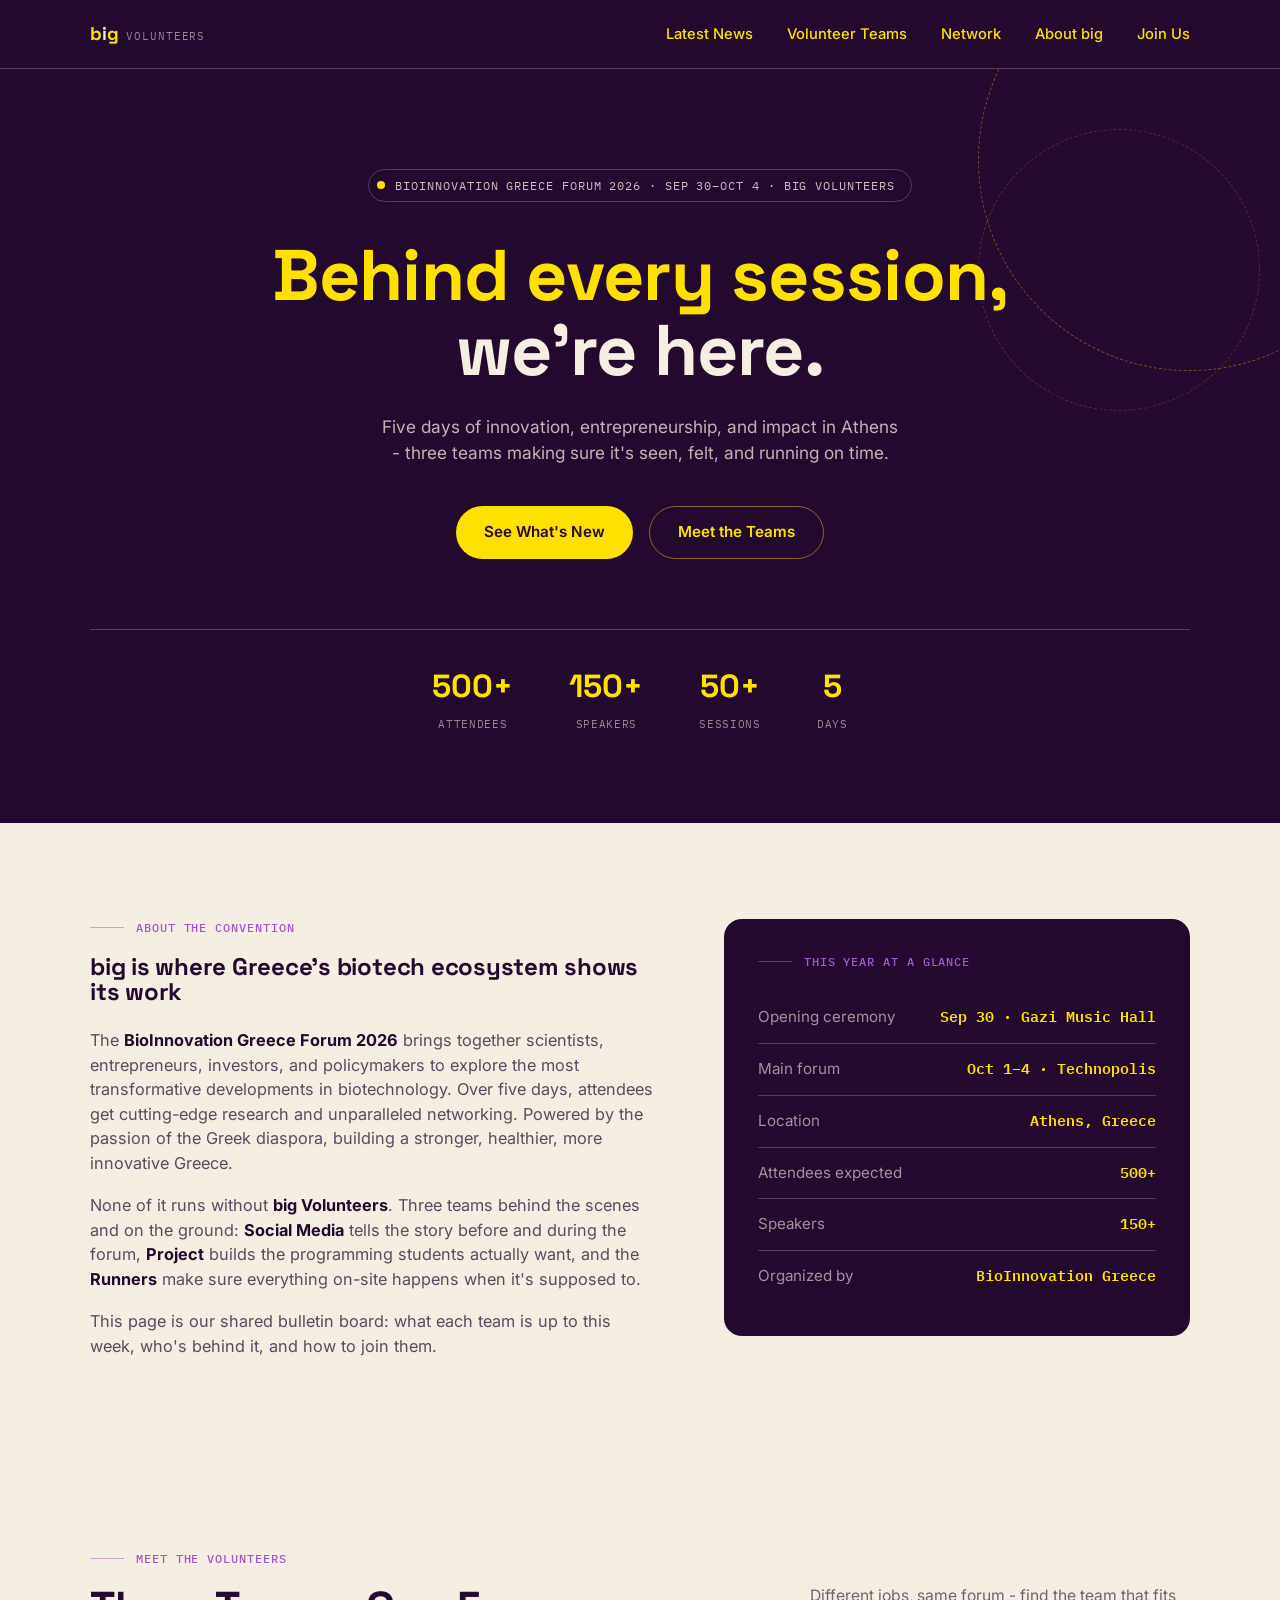
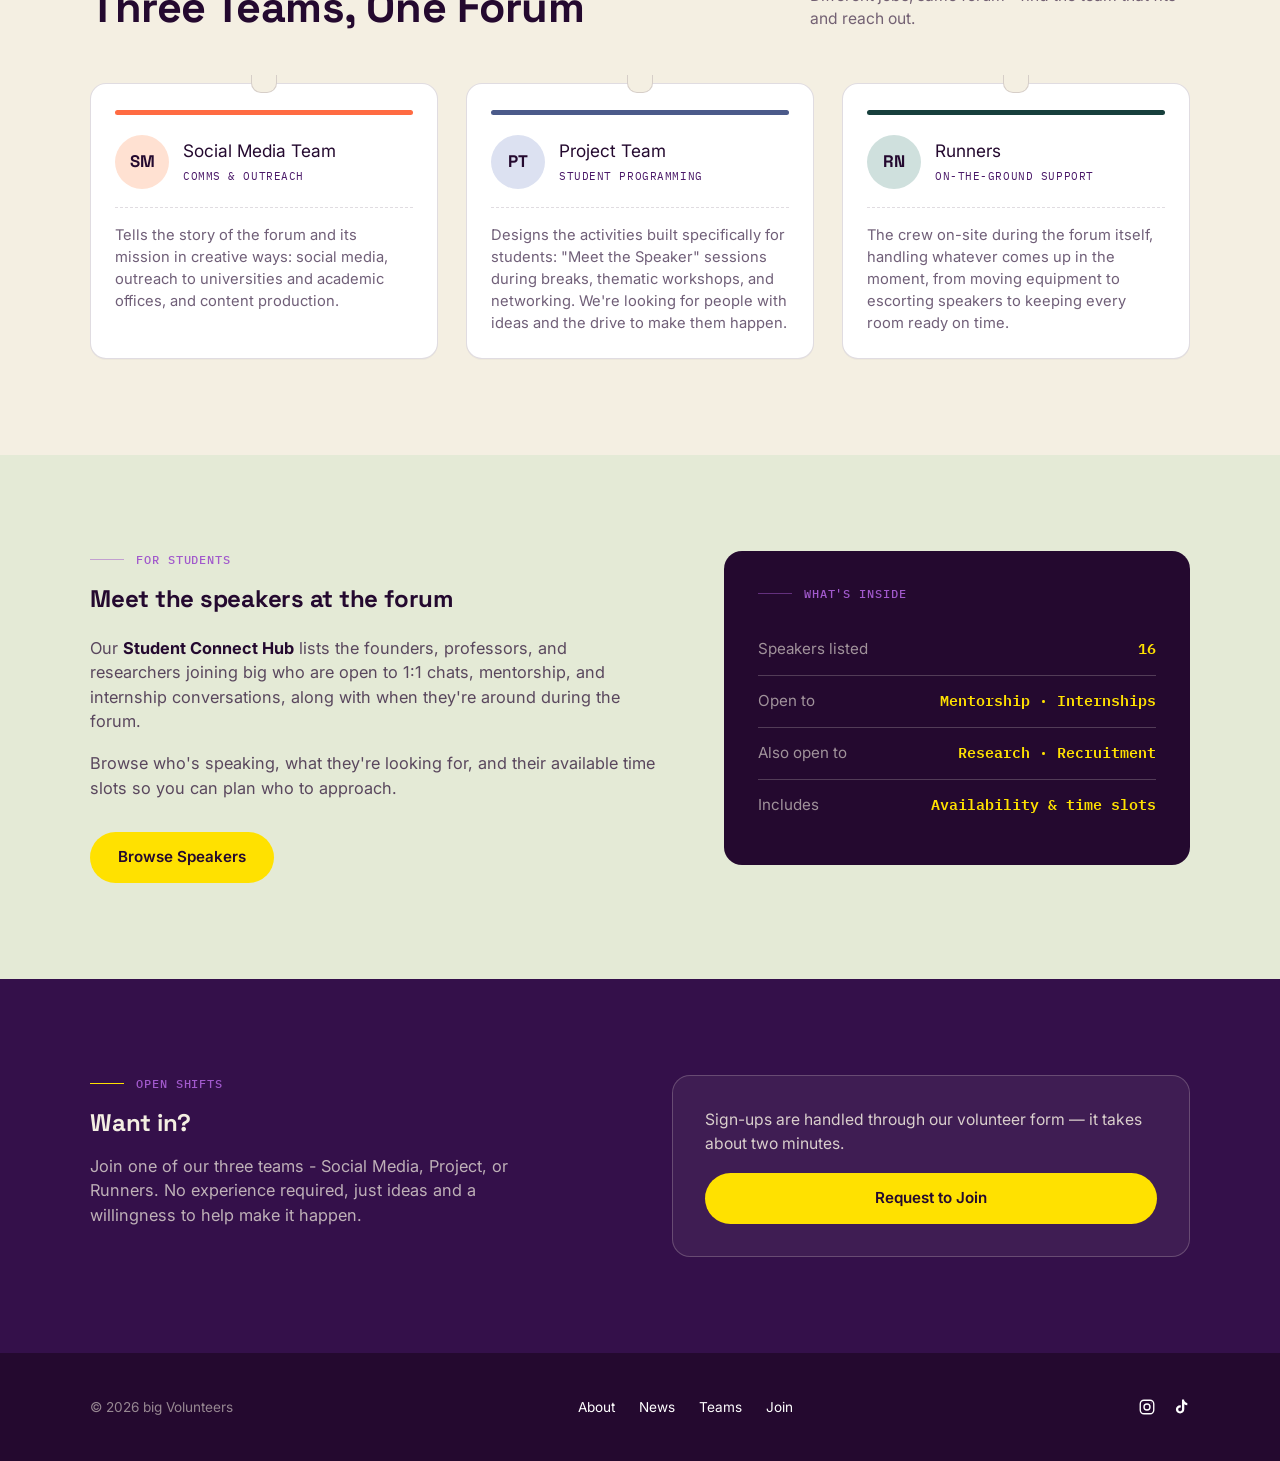
<file: index.html>
<!DOCTYPE html>
<html lang="en">
<head>
    <meta charset="utf-8" />
    <meta name="viewport" content="width=device-width, initial-scale=1.0" />
    <title>Home - big</title>
    <link rel="preconnect" href="https://fonts.googleapis.com">
    <link rel="preconnect" href="https://fonts.gstatic.com" crossorigin>
    <link href="https://fonts.googleapis.com/css2?family=Space+Grotesk:wght@500;700&family=Inter:wght@400;500;600&family=IBM+Plex+Mono:wght@500;600&display=swap" rel="stylesheet">
    <link rel="stylesheet" href="css/site.css" />
</head>
<body>
    <header>
        <div class="wrap">
            <nav>
                <a href="index.html" class="logo">
                    <span class="mark">b<span>i</span>g</span>
                    <span class="sub">Volunteers</span>
                </a>
                <div class="nav-links" id="navLinks">
                    <a href="news.html">Latest News</a>
                    <a href="volunteers.html">Volunteer Teams</a>
                    <a href="network.html">Network</a>
                    <a href="https://forum.bioinnovation.gr/" target="_blank">About big</a>
                    <a href="https://forms.gle/2FUJDsrABDQsK2FG9" target="_blank">Join Us</a>
                </div>
                <button class="nav-toggle" id="navToggle" aria-label="Toggle menu" aria-expanded="false" aria-controls="navLinks">
                    <span></span>
                    <span></span>
                    <span></span>
                </button>
            </nav>
        </div>
    </header>

    <main id="top" role="main">

        <!-- HERO -->
        <section class="hero">
            <div class="wrap">
                <div class="hero-badge">
                    <span class="dot"></span>
                    <span>BioInnovation Greece Forum 2026 &middot; Sep 30&ndash;Oct 4 &middot; big Volunteers</span>
                </div>
                <h1>Behind every session, <em>we're here.</em></h1>
                <p class="lead">Five days of innovation, entrepreneurship, and impact in Athens - three teams making sure it's seen, felt, and running on time.</p>
                <div class="hero-actions">
                    <a href="news.html" class="btn btn-primary">See What's New</a>
                    <a href="volunteers.html" class="btn btn-ghost">Meet the Teams</a>
                </div>
                <div class="hero-stats">
                    <div class="stat">
                        <div class="num">500+</div>
                        <div class="lbl">Attendees</div>
                    </div>
                    <div class="stat">
                        <div class="num">150+</div>
                        <div class="lbl">Speakers</div>
                    </div>
                    <div class="stat">
                        <div class="num">50+</div>
                        <div class="lbl">Sessions</div>
                    </div>
                    <div class="stat">
                        <div class="num">5</div>
                        <div class="lbl">Days</div>
                    </div>
                </div>
            </div>
        </section>

        <!-- ABOUT -->
        <section class="block about" id="about">
            <div class="wrap about-grid">
                <div class="reveal">
                    <div class="eyebrow tag">
                        <span class="rule"></span>
                        <span>About the convention</span>
                    </div>
                    <h2>big is where Greece's biotech ecosystem shows its work</h2>
                    <div class="about-copy" style="margin-top:24px;">
                        <p>The <strong>BioInnovation Greece Forum 2026</strong> brings together scientists, entrepreneurs, investors, and policymakers to explore the most transformative developments in biotechnology. Over five days, attendees get cutting-edge research and unparalleled networking. Powered by the passion of the Greek diaspora, building a stronger, healthier, more innovative Greece.</p>
                        <p>None of it runs without <strong>big Volunteers</strong>. Three teams behind the scenes and on the ground: <strong>Social Media</strong> tells the story before and during the forum, <strong>Project</strong> builds the programming students actually want, and the <strong>Runners</strong> make sure everything on-site happens when it's supposed to.</p>
                        <p>This page is our shared bulletin board: what each team is up to this week, who's behind it, and how to join them.</p>
                    </div>
                </div>
                <div class="about-card reveal" style="transition-delay:0.15s;">
                    <div class="eyebrow tag" style="color:rgba(244,239,226,0.55);">
                        <span class="rule"></span>
                        <span>This year at a glance</span>
                    </div>
                    <ul>
                        <li><span class="k">Opening ceremony</span><span class="v">Sep 30 &middot; Gazi Music Hall</span></li>
                        <li><span class="k">Main forum</span><span class="v">Oct 1&ndash;4 &middot; Technopolis</span></li>
                        <li><span class="k">Location</span><span class="v">Athens, Greece</span></li>
                        <li><span class="k">Attendees expected</span><span class="v">500+</span></li>
                        <li><span class="k">Speakers</span><span class="v">150+</span></li>
                        <li><span class="k">Organized by</span><span class="v">BioInnovation Greece</span></li>
                    </ul>
                </div>
            </div>
        </section>

        <!-- NEWS -->
        <section class="block news hidden" id="news">
            <div class="wrap">
                <div class="block-head reveal">
                    <div>
                        <div class="eyebrow tag">
                            <span class="rule"></span>
                            <span>From the teams</span>
                        </div>
                        <h2>Latest News</h2>
                    </div>
                    <p>Short updates posted straight from team leads</p>
                </div>

                <div class="news-list">
                    <div class="news-item">
                        <div class="news-date">AUG&nbsp;04</div>
                        <div class="news-body">
                            <h3>Social Media Team kicks off outreach to university secretariats</h3>
                            <p>First round of emails is out to academic offices across Athens, with content and visuals ready to go out across our channels in the coming weeks.</p>
                        </div>
                        <div class="news-group">Social Media</div>
                    </div>
                    <div class="news-item">
                        <div class="news-date">AUG&nbsp;03</div>
                        <div class="news-body">
                            <h3>Project Team locks in the first "Meet the Speaker" slots</h3>
                            <p>Break-time sessions will let students sit down with speakers in small groups &mdash; sign-ups for the first slots open soon.</p>
                        </div>
                        <div class="news-group">Project</div>
                    </div>
                    <div class="news-item">
                        <div class="news-date">AUG&nbsp;02</div>
                        <div class="news-body">
                            <h3>Runners briefing scheduled ahead of the Opening Ceremony</h3>
                            <p>A walkthrough of Gazi Music Hall and the on-site responsibilities for Sep 30 will be held for everyone joining the Runners team.</p>
                        </div>
                        <div class="news-group">Runners</div>
                    </div>
                    <div class="news-item">
                        <div class="news-date">JUL&nbsp;29</div>
                        <div class="news-body">
                            <h3>Volunteer info session set for next week</h3>
                            <p>Open to anyone curious about Social Media, Project, or Runners &mdash; come hear what each team actually does before you sign up.</p>
                        </div>
                        <div class="news-group">All Teams</div>
                    </div>
                </div>

                <div class="news-more">
                    <a href="#" class="link-more">View all updates</a>
                </div>
            </div>
        </section>

        <!-- VOLUNTEER TEAMS / BADGES -->
        <section class="block team" id="team">
            <div class="wrap">
                <div class="block-head reveal">
                    <div>
                        <div class="eyebrow tag">
                            <span class="rule"></span>
                            <span>Meet the volunteers</span>
                        </div>
                        <h2>Three Teams, One Forum</h2>
                    </div>
                    <p>Different jobs, same forum - find the team that fits and reach out.</p>
                </div>

                <div class="badge-grid">

                    <div class="badge-card reveal" style="transition-delay:0s;">
                        <div class="badge-punch"></div>
                        <div class="badge-strip" style="background:#FF6B42;"></div>
                        <div class="badge-top">
                            <div class="avatar" style="background:#FFE1D2;">SM</div>
                            <div>
                                <div class="badge-name">Social Media Team</div>
                                <div class="badge-role">Comms &amp; Outreach</div>
                            </div>
                        </div>
                        <p class="bio">Tells the story of the forum and its mission in creative ways: social media, outreach to universities and academic offices, and content production.</p>
                    </div>

                    <div class="badge-card reveal" style="transition-delay:0.1s;">
                        <div class="badge-punch"></div>
                        <div class="badge-strip" style="background:#4B5A8A;"></div>
                        <div class="badge-top">
                            <div class="avatar" style="background:#DCE1F1;">PT</div>
                            <div>
                                <div class="badge-name">Project Team</div>
                                <div class="badge-role">Student Programming</div>
                            </div>
                        </div>
                        <p class="bio">Designs the activities built specifically for students: "Meet the Speaker" sessions during breaks, thematic workshops, and networking. We're looking for people with ideas and the drive to make them happen.</p>
                    </div>

                    <div class="badge-card reveal" style="transition-delay:0.2s;">
                        <div class="badge-punch"></div>
                        <div class="badge-strip" style="background:#173F3C;"></div>
                        <div class="badge-top">
                            <div class="avatar" style="background:#CFE0DD;">RN</div>
                            <div>
                                <div class="badge-name">Runners</div>
                                <div class="badge-role">On-the-Ground Support</div>
                            </div>
                        </div>
                        <p class="bio">The crew on-site during the forum itself, handling whatever comes up in the moment, from moving equipment to escorting speakers to keeping every room ready on time.</p>
                    </div>

                </div>
            </div>
        </section>

        <!-- SPEAKER CONNECT HUB PROMO -->
        <section class="block roster sage" id="speakers-promo">
            <div class="wrap about-grid">
                <div class="reveal">
                    <div class="eyebrow tag">
                        <span class="rule"></span>
                        <span>For students</span>
                    </div>
                    <h2>Meet the speakers at the forum</h2>
                    <div class="about-copy" style="margin-top:24px;">
                        <p>Our <strong>Student Connect Hub</strong> lists the founders, professors, and researchers joining big who are open to 1:1 chats, mentorship, and internship conversations, along with when they're around during the forum.</p>
                        <p>Browse who's speaking, what they're looking for, and their available time slots so you can plan who to approach.</p>
                    </div>
                    <div class="hero-actions" style="justify-content:flex-start; margin-top:32px;">
                        <a href="network.html" class="btn btn-primary">Browse Speakers</a>
                    </div>
                </div>
                <div class="about-card reveal" style="transition-delay:0.15s;">
                    <div class="eyebrow tag" style="color:rgba(244,239,226,0.55);">
                        <span class="rule"></span>
                        <span>What's inside</span>
                    </div>
                    <ul>
                        <li><span class="k">Speakers listed</span><span class="v">16</span></li>
                        <li><span class="k">Open to</span><span class="v">Mentorship &middot; Internships</span></li>
                        <li><span class="k">Also open to</span><span class="v">Research &middot; Recruitment</span></li>
                        <li><span class="k">Includes</span><span class="v">Availability &amp; time slots</span></li>
                    </ul>
                </div>
            </div>
        </section>

        <!-- JOIN -->
        <section class="block join" id="join">
            <div class="wrap join-grid">
                <div class="join-copy reveal">
                    <div class="eyebrow tag" style="color:var(--coral);">
                        <span class="rule" style="background:var(--coral); opacity:1;"></span>
                        <span>Open shifts</span>
                    </div>
                    <h2>Want in?</h2>
                    <p>Join one of our three teams - Social Media, Project, or Runners. No experience required, just ideas and a willingness to help make it happen.</p>
                </div>

                <!-- GitHub Pages can't run a server-side form handler, so this links out
                     to the same Google Form used for "Join Us" above. -->
                <div class="join-form-card reveal" style="transition-delay:0.15s; background:rgba(244,239,226,0.06); border:1px solid var(--line-light); border-radius:18px; padding:32px; display:flex; flex-direction:column; gap:18px;">
                    <p style="color:rgba(244,239,226,0.85); font-size:0.98rem;">Sign-ups are handled through our volunteer form &mdash; it takes about two minutes.</p>
                    <a href="https://forms.gle/2FUJDsrABDQsK2FG9" target="_blank" class="btn btn-primary" style="justify-content:center;">Request to Join</a>
                </div>
            </div>
        </section>

    </main>

    <footer>
        <div class="wrap foot-row">
            <span>&copy; 2026 big Volunteers</span>
            <div class="foot-links">
                <a href="index.html#about">About</a>
                <a href="news.html">News</a>
                <a href="index.html#team">Teams</a>
                <a href="https://forms.gle/2FUJDsrABDQsK2FG9" target="_blank">Join</a>
            </div>
            <div class="foot-social">
                <a href="https://www.instagram.com/bioinnovation_greece?stkn=Z2pxbzRjcW4wemtu&utm_source=qr" target="_blank" rel="noopener" aria-label="Instagram">
                    <svg width="18" height="18" viewBox="0 0 24 24" fill="none" stroke="currentColor" stroke-width="1.8">
                        <rect x="3" y="3" width="18" height="18" rx="5" />
                        <circle cx="12" cy="12" r="4" />
                        <circle cx="17.5" cy="6.5" r="0.6" fill="currentColor" stroke="none" />
                    </svg>
                </a>
                <a href="https://www.tiktok.com/@bioinnovation.greece?_r=1&_t=ZN-99adVFt6lqY" target="_blank" rel="noopener" aria-label="TikTok">
                    <svg width="18" height="18" viewBox="0 0 24 24" fill="currentColor">
                        <path d="M16.5 2h-3.2v13.2c0 1.4-1.1 2.5-2.5 2.5S8.3 16.6 8.3 15.2c0-1.4 1.1-2.5 2.5-2.5.3 0 .6.05.9.15V9.6c-.3-.04-.6-.06-.9-.06-3.1 0-5.6 2.5-5.6 5.6S7.7 20.7 10.8 20.7s5.6-2.5 5.6-5.6V8.4c1.1.8 2.5 1.3 4 1.3V6.5c-1.8 0-3.3-1.5-3.9-2.5-.3-.6-.4-1.3-.4-2z" />
                    </svg>
                </a>
            </div>
        </div>
    </footer>

    <script>
        document.getElementById('navToggle').addEventListener('click', function () {
            const links = document.getElementById('navLinks');
            const isOpen = links.classList.toggle('open');
            this.classList.toggle('active', isOpen);
            this.setAttribute('aria-expanded', isOpen);
        });

        document.querySelectorAll('#navLinks a').forEach(link => {
            link.addEventListener('click', () => {
                document.getElementById('navLinks').classList.remove('open');
                document.getElementById('navToggle').classList.remove('active');
                document.getElementById('navToggle').setAttribute('aria-expanded', 'false');
            });
        });

        // Scroll-reveal: fade + slide up each .reveal element as it enters the viewport
        const revealEls = document.querySelectorAll('.reveal');
        if ('IntersectionObserver' in window) {
            const revealObserver = new IntersectionObserver((entries) => {
                entries.forEach(entry => {
                    if (entry.isIntersecting) {
                        entry.target.classList.add('in-view');
                        revealObserver.unobserve(entry.target);
                    }
                });
            }, { threshold: 0.15 });
            revealEls.forEach(el => revealObserver.observe(el));
        } else {
            // No IntersectionObserver support: just show everything
            revealEls.forEach(el => el.classList.add('in-view'));
        }
    </script>
</body>
</html>
</file>
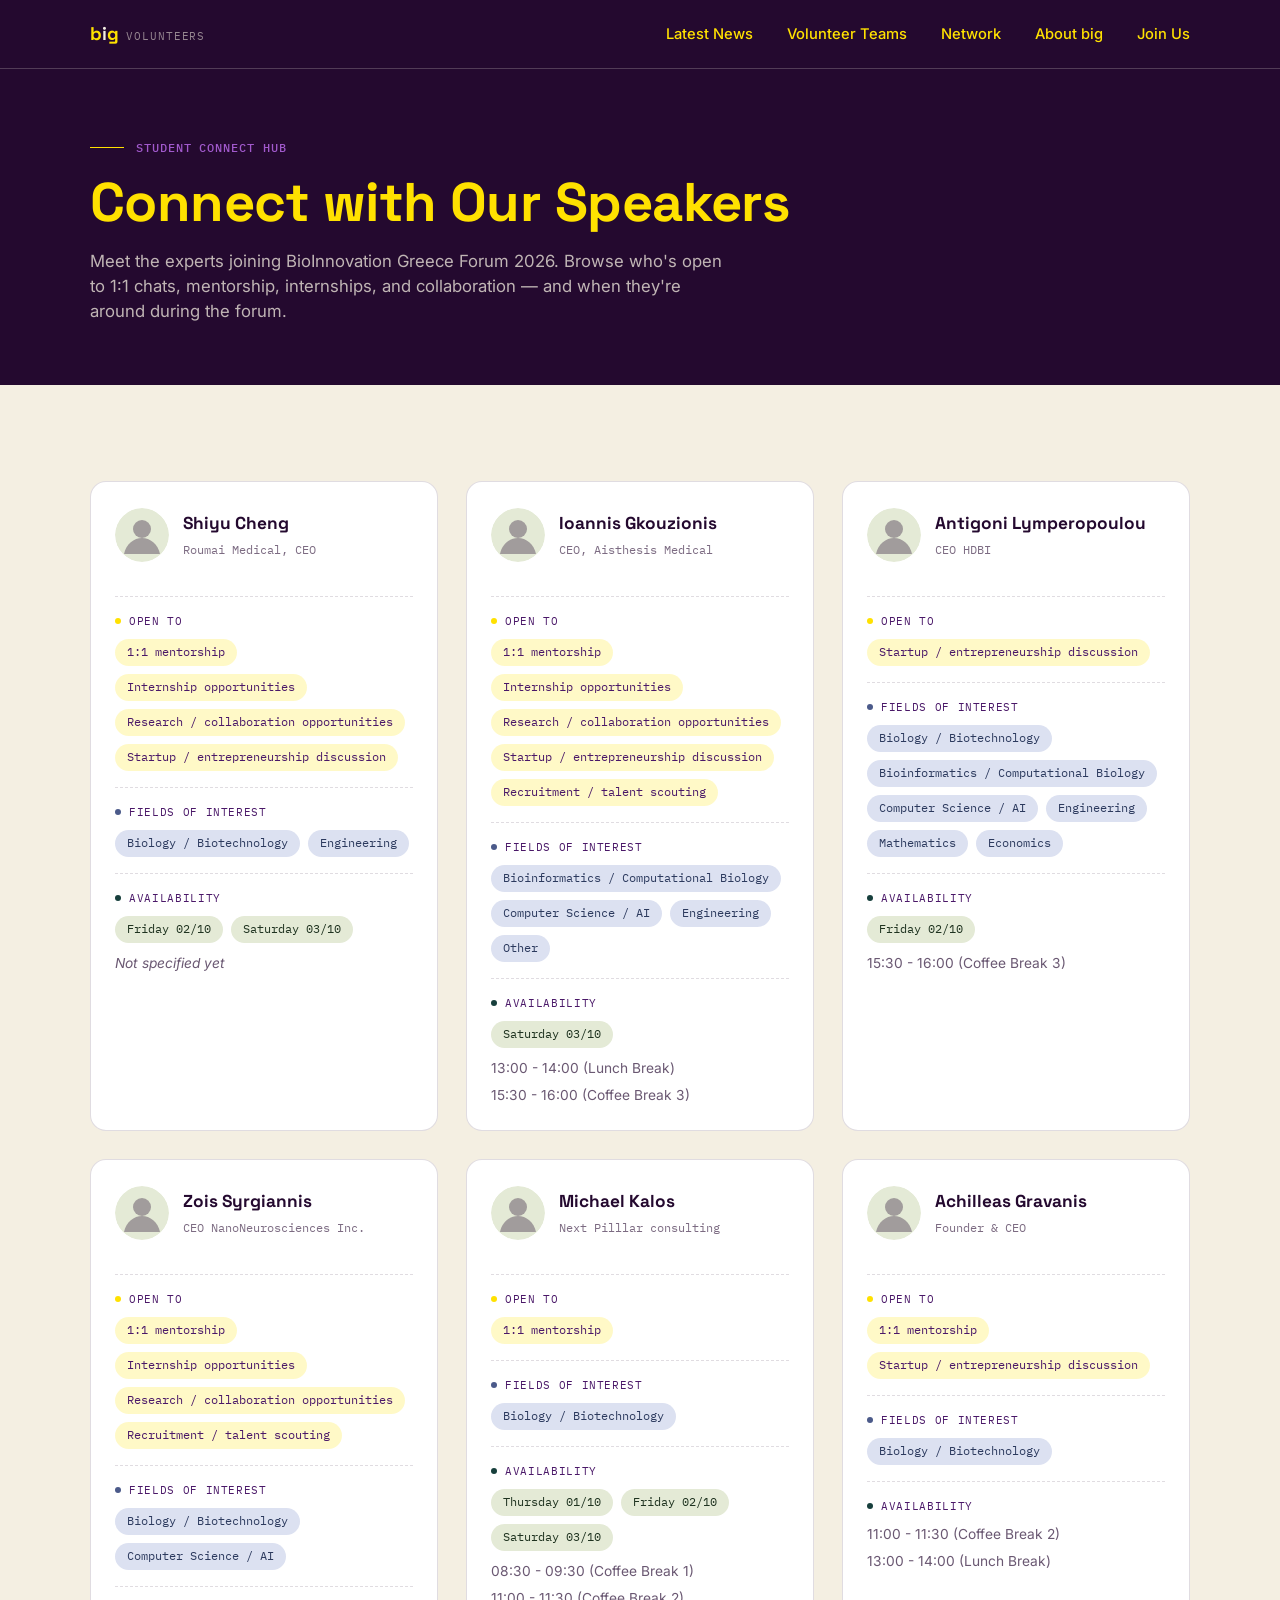
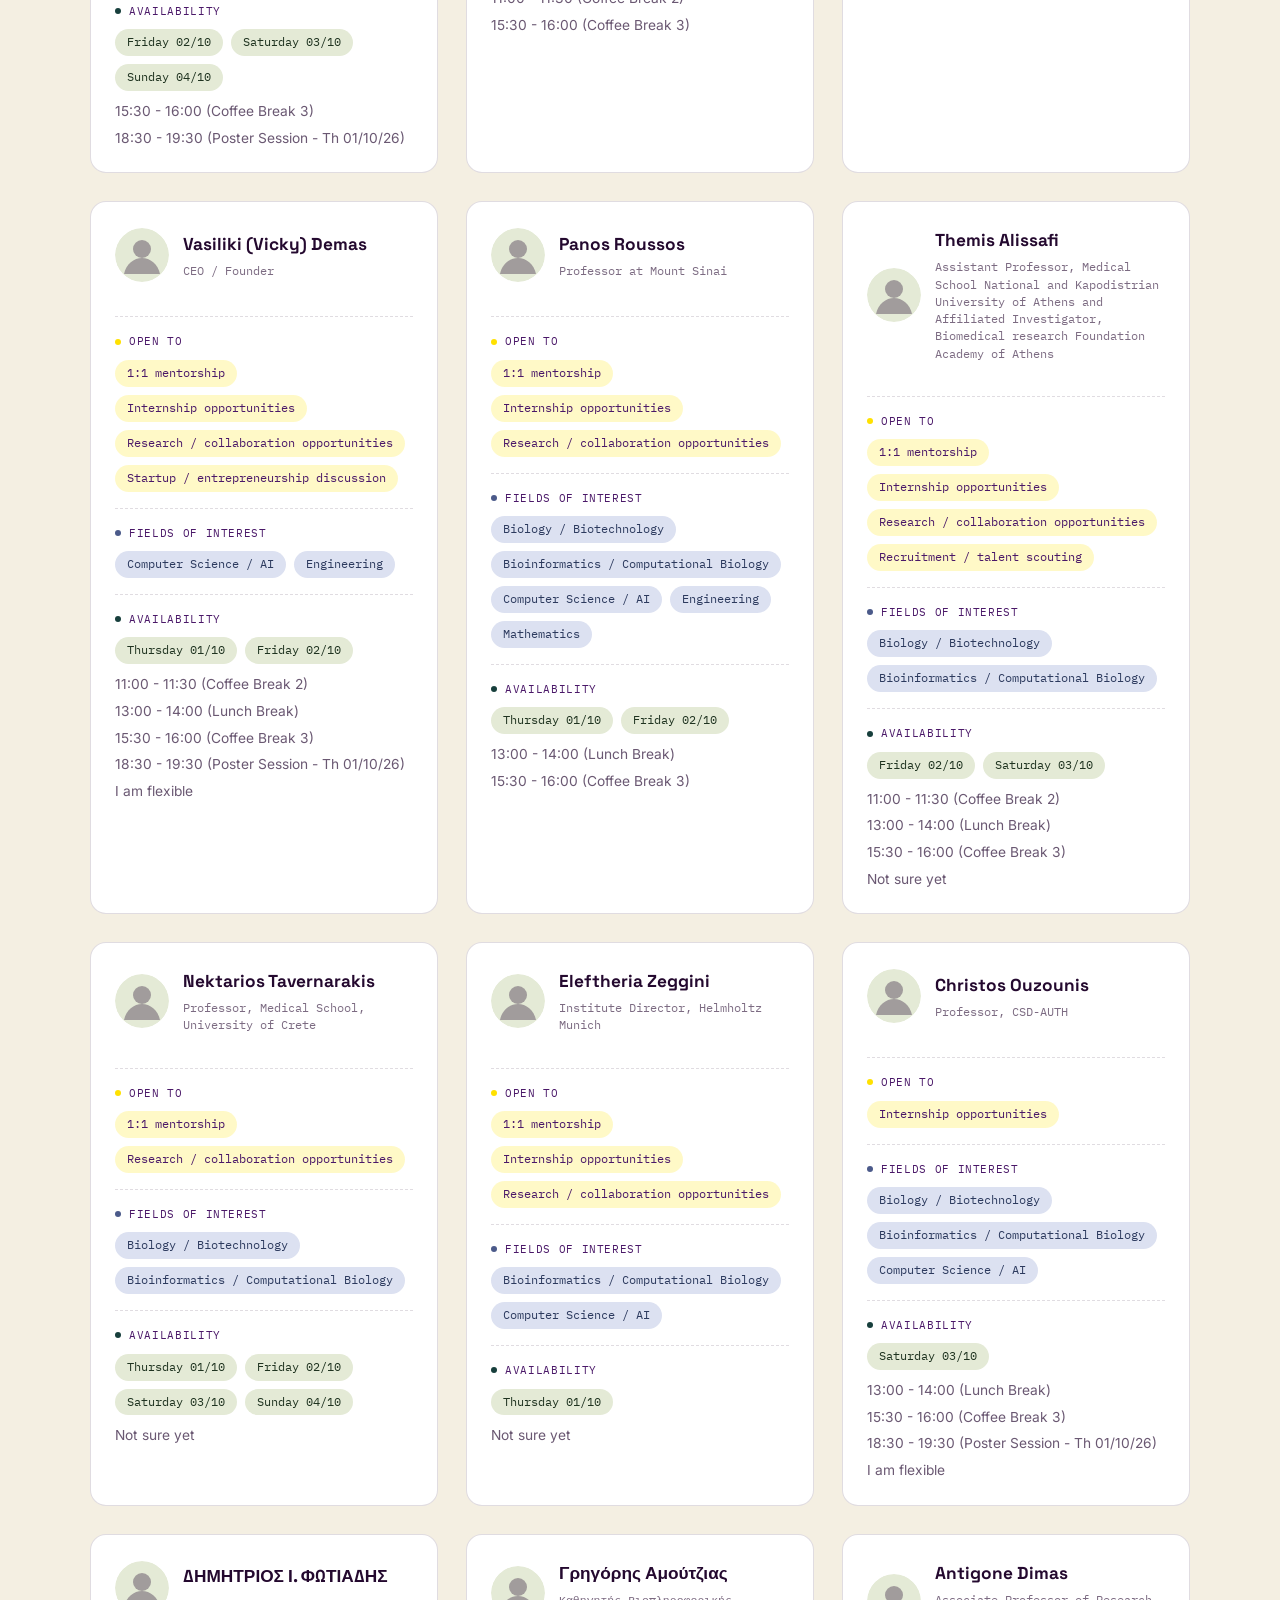
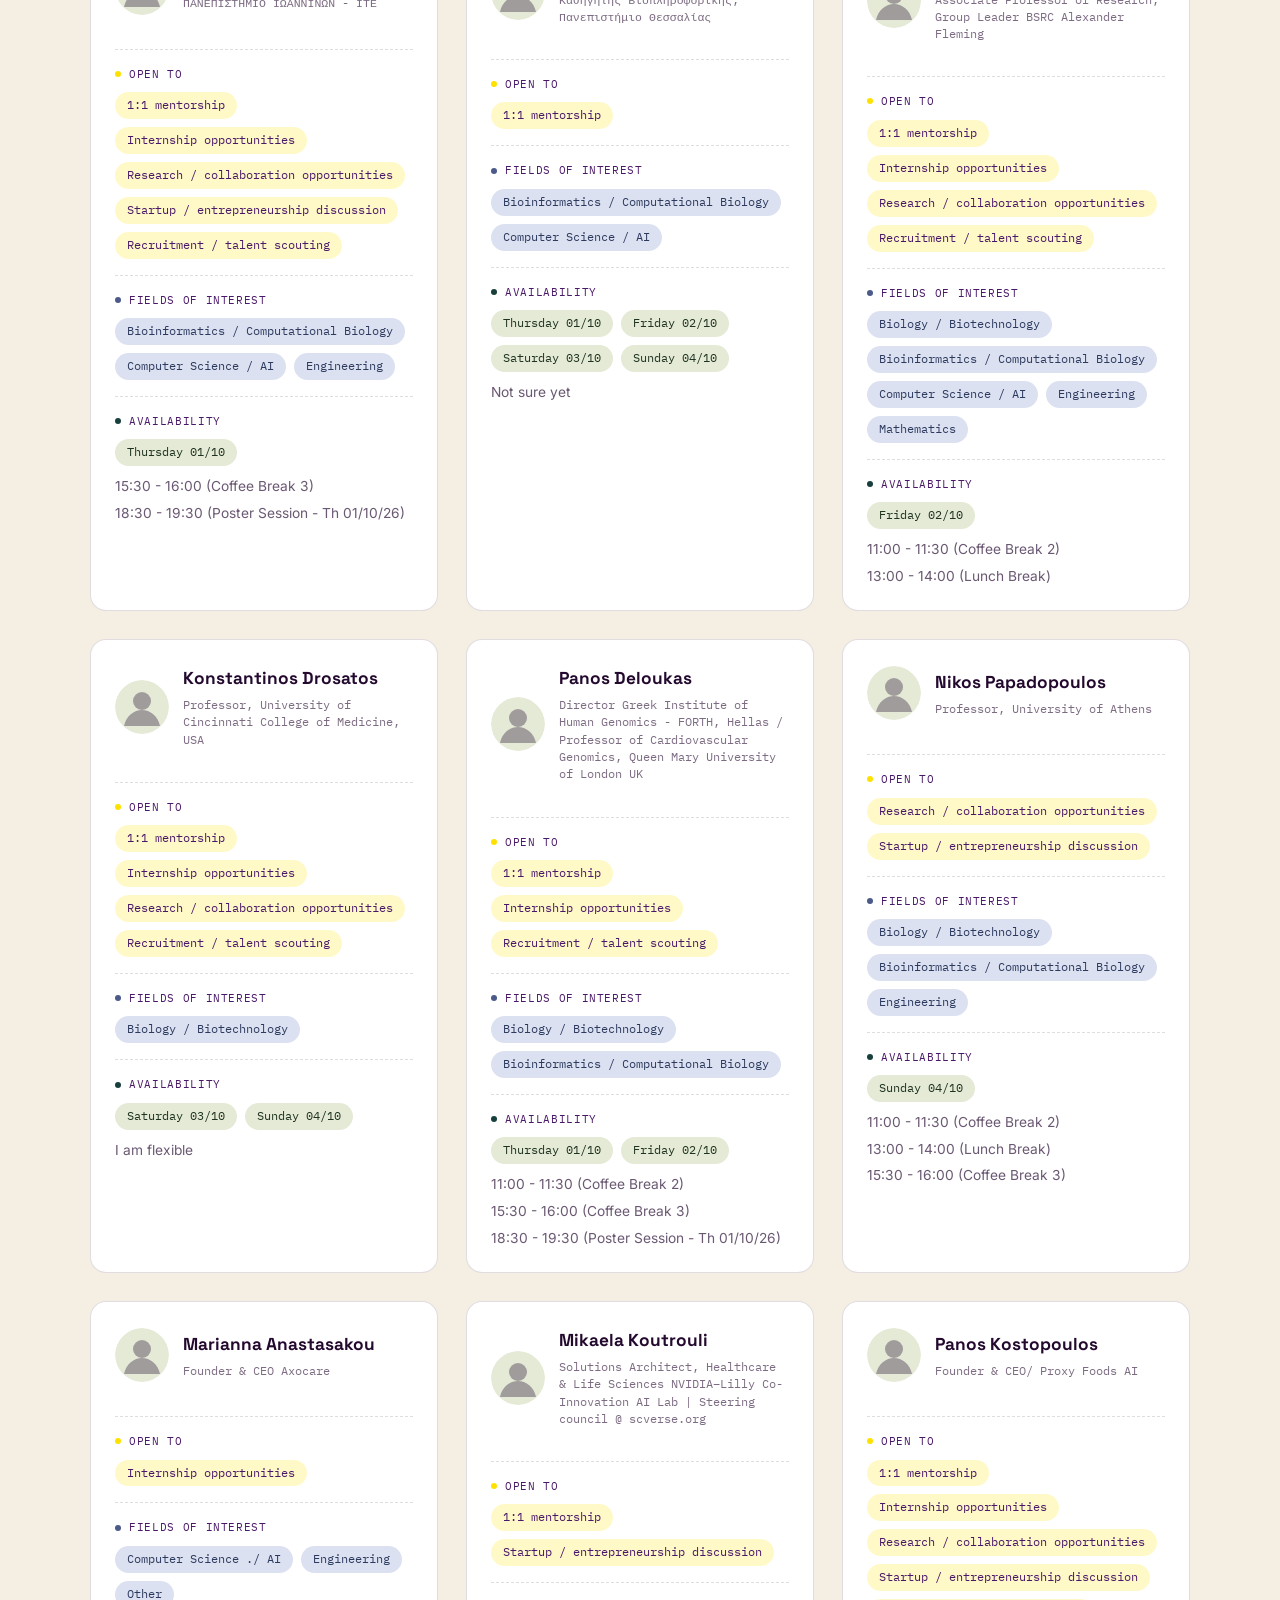
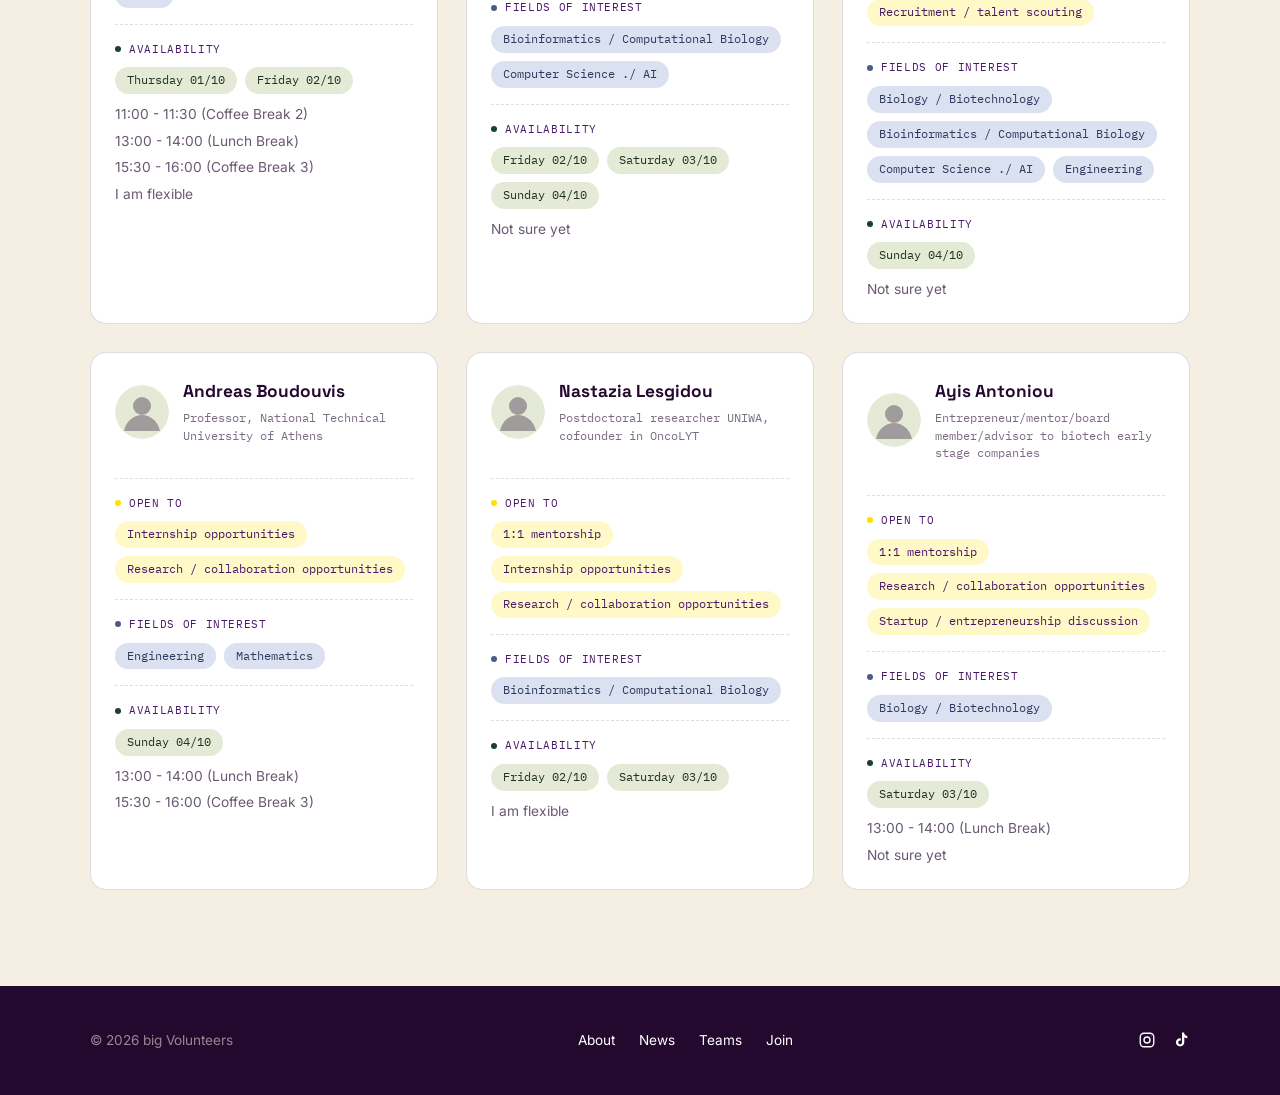
<file: network.html>
<!DOCTYPE html>
<html lang="en">
<head>
    <meta charset="utf-8" />
    <meta name="viewport" content="width=device-width, initial-scale=1.0" />
    <title>Network - big</title>
    <link rel="preconnect" href="https://fonts.googleapis.com">
    <link rel="preconnect" href="https://fonts.gstatic.com" crossorigin>
    <link href="https://fonts.googleapis.com/css2?family=Space+Grotesk:wght@500;700&family=Inter:wght@400;500;600&family=IBM+Plex+Mono:wght@500;600&display=swap" rel="stylesheet">
    <link rel="stylesheet" href="css/site.css" />
</head>
<body>
    <header>
        <div class="wrap">
            <nav>
                <a href="index.html" class="logo">
                    <span class="mark">b<span>i</span>g</span>
                    <span class="sub">Volunteers</span>
                </a>
                <div class="nav-links" id="navLinks">
                    <a href="news.html">Latest News</a>
                    <a href="volunteers.html">Volunteer Teams</a>
                    <a href="network.html">Network</a>
                    <a href="https://forum.bioinnovation.gr/" target="_blank">About big</a>
                    <a href="https://forms.gle/2FUJDsrABDQsK2FG9" target="_blank">Join Us</a>
                </div>
                <button class="nav-toggle" id="navToggle" aria-label="Toggle menu" aria-expanded="false" aria-controls="navLinks">
                    <span></span>
                    <span></span>
                    <span></span>
                </button>
            </nav>
        </div>
    </header>

    <main id="top" role="main">

        <section class="speaker-hero">
            <div class="wrap">
                <div class="eyebrow tag">
                    <span class="rule"></span>
                    <span>Student Connect Hub</span>
                </div>
                <h1>Connect with Our Speakers</h1>
                <p class="lead">Meet the experts joining BioInnovation Greece Forum 2026. Browse who's open to 1:1 chats, mentorship, internships, and collaboration &mdash; and when they're around during the forum.</p>
            </div>
        </section>

        <section class="block roster" id="speakers">
            <div class="wrap">
                <div class="speaker-grid">

            <div class="speaker-card">
                <div class="speaker-top">
                    <div class="speaker-avatar"><svg viewBox="0 0 54 54" width="54" height="54"><circle cx="27" cy="27" r="27" fill="#E4EAD6"/><circle cx="27" cy="21" r="9" fill="#24092F" opacity="0.35"/><path d="M9 46c2-10 10-16 18-16s16 6 18 16" fill="#24092F" opacity="0.35"/></svg></div>
                    <div>
                        <div class="speaker-name">Shiyu Cheng</div>
                        <div class="speaker-role">Roumai Medical, CEO</div>
                    </div>
                </div>

                <div class="speaker-section">
                    <div class="section-label"><span class="dot dot-open"></span>Open to</div>
                    <div class="tag-row">
                        <span class="tag-pill tag-open">1:1 mentorship</span>
<span class="tag-pill tag-open">Internship opportunities</span>
<span class="tag-pill tag-open">Research / collaboration opportunities</span>
<span class="tag-pill tag-open">Startup / entrepreneurship discussion</span>
                    </div>
                </div>

                <div class="speaker-section">
                    <div class="section-label"><span class="dot dot-skill"></span>Fields of interest</div>
                    <div class="tag-row">
                        <span class="tag-pill tag-skill">Biology / Biotechnology</span>
<span class="tag-pill tag-skill">Engineering</span>
                    </div>
                </div>

                <div class="speaker-section">
                    <div class="section-label"><span class="dot dot-day"></span>Availability</div>
                    <div class="tag-row" style="margin-bottom:10px;">
                        <span class="tag-pill tag-day">Friday 02/10</span>
<span class="tag-pill tag-day">Saturday 03/10</span>
                    </div><p class="avail-slots" style="font-style:italic;">Not specified yet</p>
                </div>
            </div>

            <div class="speaker-card">
                <div class="speaker-top">
                    <div class="speaker-avatar"><svg viewBox="0 0 54 54" width="54" height="54"><circle cx="27" cy="27" r="27" fill="#E4EAD6"/><circle cx="27" cy="21" r="9" fill="#24092F" opacity="0.35"/><path d="M9 46c2-10 10-16 18-16s16 6 18 16" fill="#24092F" opacity="0.35"/></svg></div>
                    <div>
                        <div class="speaker-name">Ioannis Gkouzionis</div>
                        <div class="speaker-role">CEO, Aisthesis Medical</div>
                    </div>
                </div>

                <div class="speaker-section">
                    <div class="section-label"><span class="dot dot-open"></span>Open to</div>
                    <div class="tag-row">
                        <span class="tag-pill tag-open">1:1 mentorship</span>
<span class="tag-pill tag-open">Internship opportunities</span>
<span class="tag-pill tag-open">Research / collaboration opportunities</span>
<span class="tag-pill tag-open">Startup / entrepreneurship discussion</span>
<span class="tag-pill tag-open">Recruitment / talent scouting</span>
                    </div>
                </div>

                <div class="speaker-section">
                    <div class="section-label"><span class="dot dot-skill"></span>Fields of interest</div>
                    <div class="tag-row">
                        <span class="tag-pill tag-skill">Bioinformatics / Computational Biology</span>
<span class="tag-pill tag-skill">Computer Science / AI</span>
<span class="tag-pill tag-skill">Engineering</span>
<span class="tag-pill tag-skill">Other</span>
                    </div>
                </div>

                <div class="speaker-section">
                    <div class="section-label"><span class="dot dot-day"></span>Availability</div>
                    <div class="tag-row" style="margin-bottom:10px;">
                        <span class="tag-pill tag-day">Saturday 03/10</span>
                    </div>
                    <ul class="avail-slots">
                        <li>13:00 - 14:00 (Lunch Break)</li><li>15:30 - 16:00 (Coffee Break 3)</li>
                    </ul>
                </div>
            </div>

            <div class="speaker-card">
                <div class="speaker-top">
                    <div class="speaker-avatar"><svg viewBox="0 0 54 54" width="54" height="54"><circle cx="27" cy="27" r="27" fill="#E4EAD6"/><circle cx="27" cy="21" r="9" fill="#24092F" opacity="0.35"/><path d="M9 46c2-10 10-16 18-16s16 6 18 16" fill="#24092F" opacity="0.35"/></svg></div>
                    <div>
                        <div class="speaker-name">Antigoni Lymperopoulou</div>
                        <div class="speaker-role">CEO HDBI</div>
                    </div>
                </div>

                <div class="speaker-section">
                    <div class="section-label"><span class="dot dot-open"></span>Open to</div>
                    <div class="tag-row">
                        <span class="tag-pill tag-open">Startup / entrepreneurship discussion</span>
                    </div>
                </div>

                <div class="speaker-section">
                    <div class="section-label"><span class="dot dot-skill"></span>Fields of interest</div>
                    <div class="tag-row">
                        <span class="tag-pill tag-skill">Biology / Biotechnology</span>
<span class="tag-pill tag-skill">Bioinformatics / Computational Biology</span>
<span class="tag-pill tag-skill">Computer Science / AI</span>
<span class="tag-pill tag-skill">Engineering</span>
<span class="tag-pill tag-skill">Mathematics</span>
<span class="tag-pill tag-skill">Economics</span>
                    </div>
                </div>

                <div class="speaker-section">
                    <div class="section-label"><span class="dot dot-day"></span>Availability</div>
                    <div class="tag-row" style="margin-bottom:10px;">
                        <span class="tag-pill tag-day">Friday 02/10</span>
                    </div>
                    <ul class="avail-slots">
                        <li>15:30 - 16:00 (Coffee Break 3)</li>
                    </ul>
                </div>
            </div>

            <div class="speaker-card">
                <div class="speaker-top">
                    <div class="speaker-avatar"><svg viewBox="0 0 54 54" width="54" height="54"><circle cx="27" cy="27" r="27" fill="#E4EAD6"/><circle cx="27" cy="21" r="9" fill="#24092F" opacity="0.35"/><path d="M9 46c2-10 10-16 18-16s16 6 18 16" fill="#24092F" opacity="0.35"/></svg></div>
                    <div>
                        <div class="speaker-name">Zois Syrgiannis</div>
                        <div class="speaker-role">CEO NanoNeurosciences Inc.</div>
                    </div>
                </div>

                <div class="speaker-section">
                    <div class="section-label"><span class="dot dot-open"></span>Open to</div>
                    <div class="tag-row">
                        <span class="tag-pill tag-open">1:1 mentorship</span>
<span class="tag-pill tag-open">Internship opportunities</span>
<span class="tag-pill tag-open">Research / collaboration opportunities</span>
<span class="tag-pill tag-open">Recruitment / talent scouting</span>
                    </div>
                </div>

                <div class="speaker-section">
                    <div class="section-label"><span class="dot dot-skill"></span>Fields of interest</div>
                    <div class="tag-row">
                        <span class="tag-pill tag-skill">Biology / Biotechnology</span>
<span class="tag-pill tag-skill">Computer Science / AI</span>
                    </div>
                </div>

                <div class="speaker-section">
                    <div class="section-label"><span class="dot dot-day"></span>Availability</div>
                    <div class="tag-row" style="margin-bottom:10px;">
                        <span class="tag-pill tag-day">Friday 02/10</span>
<span class="tag-pill tag-day">Saturday 03/10</span>
<span class="tag-pill tag-day">Sunday 04/10</span>
                    </div>
                    <ul class="avail-slots">
                        <li>15:30 - 16:00 (Coffee Break 3)</li><li>18:30 - 19:30 (Poster Session - Th 01/10/26)</li>
                    </ul>
                </div>
            </div>

            <div class="speaker-card">
                <div class="speaker-top">
                    <div class="speaker-avatar"><svg viewBox="0 0 54 54" width="54" height="54"><circle cx="27" cy="27" r="27" fill="#E4EAD6"/><circle cx="27" cy="21" r="9" fill="#24092F" opacity="0.35"/><path d="M9 46c2-10 10-16 18-16s16 6 18 16" fill="#24092F" opacity="0.35"/></svg></div>
                    <div>
                        <div class="speaker-name">Michael Kalos</div>
                        <div class="speaker-role">Next Pilllar consulting</div>
                    </div>
                </div>

                <div class="speaker-section">
                    <div class="section-label"><span class="dot dot-open"></span>Open to</div>
                    <div class="tag-row">
                        <span class="tag-pill tag-open">1:1 mentorship</span>
                    </div>
                </div>

                <div class="speaker-section">
                    <div class="section-label"><span class="dot dot-skill"></span>Fields of interest</div>
                    <div class="tag-row">
                        <span class="tag-pill tag-skill">Biology / Biotechnology</span>
                    </div>
                </div>

                <div class="speaker-section">
                    <div class="section-label"><span class="dot dot-day"></span>Availability</div>
                    <div class="tag-row" style="margin-bottom:10px;">
                        <span class="tag-pill tag-day">Thursday 01/10</span>
<span class="tag-pill tag-day">Friday 02/10</span>
<span class="tag-pill tag-day">Saturday 03/10</span>
                    </div>
                    <ul class="avail-slots">
                        <li>08:30 - 09:30 (Coffee Break 1)</li><li>11:00 - 11:30 (Coffee Break 2)</li><li>15:30 - 16:00 (Coffee Break 3)</li>
                    </ul>
                </div>
            </div>

            <div class="speaker-card">
                <div class="speaker-top">
                    <div class="speaker-avatar"><svg viewBox="0 0 54 54" width="54" height="54"><circle cx="27" cy="27" r="27" fill="#E4EAD6"/><circle cx="27" cy="21" r="9" fill="#24092F" opacity="0.35"/><path d="M9 46c2-10 10-16 18-16s16 6 18 16" fill="#24092F" opacity="0.35"/></svg></div>
                    <div>
                        <div class="speaker-name">Achilleas Gravanis</div>
                        <div class="speaker-role">Founder &amp; CEO</div>
                    </div>
                </div>

                <div class="speaker-section">
                    <div class="section-label"><span class="dot dot-open"></span>Open to</div>
                    <div class="tag-row">
                        <span class="tag-pill tag-open">1:1 mentorship</span>
<span class="tag-pill tag-open">Startup / entrepreneurship discussion</span>
                    </div>
                </div>

                <div class="speaker-section">
                    <div class="section-label"><span class="dot dot-skill"></span>Fields of interest</div>
                    <div class="tag-row">
                        <span class="tag-pill tag-skill">Biology / Biotechnology</span>
                    </div>
                </div>

                <div class="speaker-section">
                    <div class="section-label"><span class="dot dot-day"></span>Availability</div>
                    <ul class="avail-slots">
                        <li>11:00 - 11:30 (Coffee Break 2)</li><li>13:00 - 14:00 (Lunch Break)</li>
                    </ul>
                </div>
            </div>

            <div class="speaker-card">
                <div class="speaker-top">
                    <div class="speaker-avatar"><svg viewBox="0 0 54 54" width="54" height="54"><circle cx="27" cy="27" r="27" fill="#E4EAD6"/><circle cx="27" cy="21" r="9" fill="#24092F" opacity="0.35"/><path d="M9 46c2-10 10-16 18-16s16 6 18 16" fill="#24092F" opacity="0.35"/></svg></div>
                    <div>
                        <div class="speaker-name">Vasiliki (Vicky) Demas</div>
                        <div class="speaker-role">CEO / Founder</div>
                    </div>
                </div>

                <div class="speaker-section">
                    <div class="section-label"><span class="dot dot-open"></span>Open to</div>
                    <div class="tag-row">
                        <span class="tag-pill tag-open">1:1 mentorship</span>
<span class="tag-pill tag-open">Internship opportunities</span>
<span class="tag-pill tag-open">Research / collaboration opportunities</span>
<span class="tag-pill tag-open">Startup / entrepreneurship discussion</span>
                    </div>
                </div>

                <div class="speaker-section">
                    <div class="section-label"><span class="dot dot-skill"></span>Fields of interest</div>
                    <div class="tag-row">
                        <span class="tag-pill tag-skill">Computer Science / AI</span>
<span class="tag-pill tag-skill">Engineering</span>
                    </div>
                </div>

                <div class="speaker-section">
                    <div class="section-label"><span class="dot dot-day"></span>Availability</div>
                    <div class="tag-row" style="margin-bottom:10px;">
                        <span class="tag-pill tag-day">Thursday 01/10</span>
<span class="tag-pill tag-day">Friday 02/10</span>
                    </div>
                    <ul class="avail-slots">
                        <li>11:00 - 11:30 (Coffee Break 2)</li><li>13:00 - 14:00 (Lunch Break)</li><li>15:30 - 16:00 (Coffee Break 3)</li><li>18:30 - 19:30 (Poster Session - Th 01/10/26)</li><li>I am flexible</li>
                    </ul>
                </div>
            </div>

            <div class="speaker-card">
                <div class="speaker-top">
                    <div class="speaker-avatar"><svg viewBox="0 0 54 54" width="54" height="54"><circle cx="27" cy="27" r="27" fill="#E4EAD6"/><circle cx="27" cy="21" r="9" fill="#24092F" opacity="0.35"/><path d="M9 46c2-10 10-16 18-16s16 6 18 16" fill="#24092F" opacity="0.35"/></svg></div>
                    <div>
                        <div class="speaker-name">Panos Roussos</div>
                        <div class="speaker-role">Professor at Mount Sinai</div>
                    </div>
                </div>

                <div class="speaker-section">
                    <div class="section-label"><span class="dot dot-open"></span>Open to</div>
                    <div class="tag-row">
                        <span class="tag-pill tag-open">1:1 mentorship</span>
<span class="tag-pill tag-open">Internship opportunities</span>
<span class="tag-pill tag-open">Research / collaboration opportunities</span>
                    </div>
                </div>

                <div class="speaker-section">
                    <div class="section-label"><span class="dot dot-skill"></span>Fields of interest</div>
                    <div class="tag-row">
                        <span class="tag-pill tag-skill">Biology / Biotechnology</span>
<span class="tag-pill tag-skill">Bioinformatics / Computational Biology</span>
<span class="tag-pill tag-skill">Computer Science / AI</span>
<span class="tag-pill tag-skill">Engineering</span>
<span class="tag-pill tag-skill">Mathematics</span>
                    </div>
                </div>

                <div class="speaker-section">
                    <div class="section-label"><span class="dot dot-day"></span>Availability</div>
                    <div class="tag-row" style="margin-bottom:10px;">
                        <span class="tag-pill tag-day">Thursday 01/10</span>
<span class="tag-pill tag-day">Friday 02/10</span>
                    </div>
                    <ul class="avail-slots">
                        <li>13:00 - 14:00 (Lunch Break)</li><li>15:30 - 16:00 (Coffee Break 3)</li>
                    </ul>
                </div>
            </div>

            <div class="speaker-card">
                <div class="speaker-top">
                    <div class="speaker-avatar"><svg viewBox="0 0 54 54" width="54" height="54"><circle cx="27" cy="27" r="27" fill="#E4EAD6"/><circle cx="27" cy="21" r="9" fill="#24092F" opacity="0.35"/><path d="M9 46c2-10 10-16 18-16s16 6 18 16" fill="#24092F" opacity="0.35"/></svg></div>
                    <div>
                        <div class="speaker-name">Themis Alissafi</div>
                        <div class="speaker-role">Assistant Professor, Medical School National and Kapodistrian University of Athens and Affiliated Investigator, Biomedical research Foundation Academy of Athens</div>
                    </div>
                </div>

                <div class="speaker-section">
                    <div class="section-label"><span class="dot dot-open"></span>Open to</div>
                    <div class="tag-row">
                        <span class="tag-pill tag-open">1:1 mentorship</span>
<span class="tag-pill tag-open">Internship opportunities</span>
<span class="tag-pill tag-open">Research / collaboration opportunities</span>
<span class="tag-pill tag-open">Recruitment / talent scouting</span>
                    </div>
                </div>

                <div class="speaker-section">
                    <div class="section-label"><span class="dot dot-skill"></span>Fields of interest</div>
                    <div class="tag-row">
                        <span class="tag-pill tag-skill">Biology / Biotechnology</span>
<span class="tag-pill tag-skill">Bioinformatics / Computational Biology</span>
                    </div>
                </div>

                <div class="speaker-section">
                    <div class="section-label"><span class="dot dot-day"></span>Availability</div>
                    <div class="tag-row" style="margin-bottom:10px;">
                        <span class="tag-pill tag-day">Friday 02/10</span>
<span class="tag-pill tag-day">Saturday 03/10</span>
                    </div>
                    <ul class="avail-slots">
                        <li>11:00 - 11:30 (Coffee Break 2)</li><li>13:00 - 14:00 (Lunch Break)</li><li>15:30 - 16:00 (Coffee Break 3)</li><li>Not sure yet</li>
                    </ul>
                </div>
            </div>

            <div class="speaker-card">
                <div class="speaker-top">
                    <div class="speaker-avatar"><svg viewBox="0 0 54 54" width="54" height="54"><circle cx="27" cy="27" r="27" fill="#E4EAD6"/><circle cx="27" cy="21" r="9" fill="#24092F" opacity="0.35"/><path d="M9 46c2-10 10-16 18-16s16 6 18 16" fill="#24092F" opacity="0.35"/></svg></div>
                    <div>
                        <div class="speaker-name">Nektarios Tavernarakis</div>
                        <div class="speaker-role">Professor, Medical School, University of Crete</div>
                    </div>
                </div>

                <div class="speaker-section">
                    <div class="section-label"><span class="dot dot-open"></span>Open to</div>
                    <div class="tag-row">
                        <span class="tag-pill tag-open">1:1 mentorship</span>
<span class="tag-pill tag-open">Research / collaboration opportunities</span>
                    </div>
                </div>

                <div class="speaker-section">
                    <div class="section-label"><span class="dot dot-skill"></span>Fields of interest</div>
                    <div class="tag-row">
                        <span class="tag-pill tag-skill">Biology / Biotechnology</span>
<span class="tag-pill tag-skill">Bioinformatics / Computational Biology</span>
                    </div>
                </div>

                <div class="speaker-section">
                    <div class="section-label"><span class="dot dot-day"></span>Availability</div>
                    <div class="tag-row" style="margin-bottom:10px;">
                        <span class="tag-pill tag-day">Thursday 01/10</span>
<span class="tag-pill tag-day">Friday 02/10</span>
<span class="tag-pill tag-day">Saturday 03/10</span>
<span class="tag-pill tag-day">Sunday 04/10</span>
                    </div>
                    <ul class="avail-slots">
                        <li>Not sure yet</li>
                    </ul>
                </div>
            </div>

            <div class="speaker-card">
                <div class="speaker-top">
                    <div class="speaker-avatar"><svg viewBox="0 0 54 54" width="54" height="54"><circle cx="27" cy="27" r="27" fill="#E4EAD6"/><circle cx="27" cy="21" r="9" fill="#24092F" opacity="0.35"/><path d="M9 46c2-10 10-16 18-16s16 6 18 16" fill="#24092F" opacity="0.35"/></svg></div>
                    <div>
                        <div class="speaker-name">Eleftheria Zeggini</div>
                        <div class="speaker-role">Institute Director, Helmholtz Munich</div>
                    </div>
                </div>

                <div class="speaker-section">
                    <div class="section-label"><span class="dot dot-open"></span>Open to</div>
                    <div class="tag-row">
                        <span class="tag-pill tag-open">1:1 mentorship</span>
<span class="tag-pill tag-open">Internship opportunities</span>
<span class="tag-pill tag-open">Research / collaboration opportunities</span>
                    </div>
                </div>

                <div class="speaker-section">
                    <div class="section-label"><span class="dot dot-skill"></span>Fields of interest</div>
                    <div class="tag-row">
                        <span class="tag-pill tag-skill">Bioinformatics / Computational Biology</span>
<span class="tag-pill tag-skill">Computer Science / AI</span>
                    </div>
                </div>

                <div class="speaker-section">
                    <div class="section-label"><span class="dot dot-day"></span>Availability</div>
                    <div class="tag-row" style="margin-bottom:10px;">
                        <span class="tag-pill tag-day">Thursday 01/10</span>
                    </div>
                    <ul class="avail-slots">
                        <li>Not sure yet</li>
                    </ul>
                </div>
            </div>

            <div class="speaker-card">
                <div class="speaker-top">
                    <div class="speaker-avatar"><svg viewBox="0 0 54 54" width="54" height="54"><circle cx="27" cy="27" r="27" fill="#E4EAD6"/><circle cx="27" cy="21" r="9" fill="#24092F" opacity="0.35"/><path d="M9 46c2-10 10-16 18-16s16 6 18 16" fill="#24092F" opacity="0.35"/></svg></div>
                    <div>
                        <div class="speaker-name">Christos Ouzounis</div>
                        <div class="speaker-role">Professor, CSD-AUTH</div>
                    </div>
                </div>

                <div class="speaker-section">
                    <div class="section-label"><span class="dot dot-open"></span>Open to</div>
                    <div class="tag-row">
                        <span class="tag-pill tag-open">Internship opportunities</span>
                    </div>
                </div>

                <div class="speaker-section">
                    <div class="section-label"><span class="dot dot-skill"></span>Fields of interest</div>
                    <div class="tag-row">
                        <span class="tag-pill tag-skill">Biology / Biotechnology</span>
<span class="tag-pill tag-skill">Bioinformatics / Computational Biology</span>
<span class="tag-pill tag-skill">Computer Science / AI</span>
                    </div>
                </div>

                <div class="speaker-section">
                    <div class="section-label"><span class="dot dot-day"></span>Availability</div>
                    <div class="tag-row" style="margin-bottom:10px;">
                        <span class="tag-pill tag-day">Saturday 03/10</span>
                    </div>
                    <ul class="avail-slots">
                        <li>13:00 - 14:00 (Lunch Break)</li><li>15:30 - 16:00 (Coffee Break 3)</li><li>18:30 - 19:30 (Poster Session - Th 01/10/26)</li><li>I am flexible</li>
                    </ul>
                </div>
            </div>

            <div class="speaker-card">
                <div class="speaker-top">
                    <div class="speaker-avatar"><svg viewBox="0 0 54 54" width="54" height="54"><circle cx="27" cy="27" r="27" fill="#E4EAD6"/><circle cx="27" cy="21" r="9" fill="#24092F" opacity="0.35"/><path d="M9 46c2-10 10-16 18-16s16 6 18 16" fill="#24092F" opacity="0.35"/></svg></div>
                    <div>
                        <div class="speaker-name">ΔΗΜΗΤΡΙΟΣ Ι. ΦΩΤΙΑΔΗΣ</div>
                        <div class="speaker-role">ΠΑΝΕΠΙΣΤΗΜΙΟ ΙΩΑΝΝΙΝΩΝ - ΙΤΕ</div>
                    </div>
                </div>

                <div class="speaker-section">
                    <div class="section-label"><span class="dot dot-open"></span>Open to</div>
                    <div class="tag-row">
                        <span class="tag-pill tag-open">1:1 mentorship</span>
<span class="tag-pill tag-open">Internship opportunities</span>
<span class="tag-pill tag-open">Research / collaboration opportunities</span>
<span class="tag-pill tag-open">Startup / entrepreneurship discussion</span>
<span class="tag-pill tag-open">Recruitment / talent scouting</span>
                    </div>
                </div>

                <div class="speaker-section">
                    <div class="section-label"><span class="dot dot-skill"></span>Fields of interest</div>
                    <div class="tag-row">
                        <span class="tag-pill tag-skill">Bioinformatics / Computational Biology</span>
<span class="tag-pill tag-skill">Computer Science / AI</span>
<span class="tag-pill tag-skill">Engineering</span>
                    </div>
                </div>

                <div class="speaker-section">
                    <div class="section-label"><span class="dot dot-day"></span>Availability</div>
                    <div class="tag-row" style="margin-bottom:10px;">
                        <span class="tag-pill tag-day">Thursday 01/10</span>
                    </div>
                    <ul class="avail-slots">
                        <li>15:30 - 16:00 (Coffee Break 3)</li><li>18:30 - 19:30 (Poster Session - Th 01/10/26)</li>
                    </ul>
                </div>
            </div>

            <div class="speaker-card">
                <div class="speaker-top">
                    <div class="speaker-avatar"><svg viewBox="0 0 54 54" width="54" height="54"><circle cx="27" cy="27" r="27" fill="#E4EAD6"/><circle cx="27" cy="21" r="9" fill="#24092F" opacity="0.35"/><path d="M9 46c2-10 10-16 18-16s16 6 18 16" fill="#24092F" opacity="0.35"/></svg></div>
                    <div>
                        <div class="speaker-name">Γρηγόρης Αμούτζιας</div>
                        <div class="speaker-role">Καθηγητής Βιοπληροφορικής, Πανεπιστήμιο Θεσσαλίας</div>
                    </div>
                </div>

                <div class="speaker-section">
                    <div class="section-label"><span class="dot dot-open"></span>Open to</div>
                    <div class="tag-row">
                        <span class="tag-pill tag-open">1:1 mentorship</span>
                    </div>
                </div>

                <div class="speaker-section">
                    <div class="section-label"><span class="dot dot-skill"></span>Fields of interest</div>
                    <div class="tag-row">
                        <span class="tag-pill tag-skill">Bioinformatics / Computational Biology</span>
<span class="tag-pill tag-skill">Computer Science / AI</span>
                    </div>
                </div>

                <div class="speaker-section">
                    <div class="section-label"><span class="dot dot-day"></span>Availability</div>
                    <div class="tag-row" style="margin-bottom:10px;">
                        <span class="tag-pill tag-day">Thursday 01/10</span>
<span class="tag-pill tag-day">Friday 02/10</span>
<span class="tag-pill tag-day">Saturday 03/10</span>
<span class="tag-pill tag-day">Sunday 04/10</span>
                    </div>
                    <ul class="avail-slots">
                        <li>Not sure yet</li>
                    </ul>
                </div>
            </div>

            <div class="speaker-card">
                <div class="speaker-top">
                    <div class="speaker-avatar"><svg viewBox="0 0 54 54" width="54" height="54"><circle cx="27" cy="27" r="27" fill="#E4EAD6"/><circle cx="27" cy="21" r="9" fill="#24092F" opacity="0.35"/><path d="M9 46c2-10 10-16 18-16s16 6 18 16" fill="#24092F" opacity="0.35"/></svg></div>
                    <div>
                        <div class="speaker-name">Antigone Dimas</div>
                        <div class="speaker-role">Associate Professor of Research, Group Leader BSRC Alexander Fleming</div>
                    </div>
                </div>

                <div class="speaker-section">
                    <div class="section-label"><span class="dot dot-open"></span>Open to</div>
                    <div class="tag-row">
                        <span class="tag-pill tag-open">1:1 mentorship</span>
<span class="tag-pill tag-open">Internship opportunities</span>
<span class="tag-pill tag-open">Research / collaboration opportunities</span>
<span class="tag-pill tag-open">Recruitment / talent scouting</span>
                    </div>
                </div>

                <div class="speaker-section">
                    <div class="section-label"><span class="dot dot-skill"></span>Fields of interest</div>
                    <div class="tag-row">
                        <span class="tag-pill tag-skill">Biology / Biotechnology</span>
<span class="tag-pill tag-skill">Bioinformatics / Computational Biology</span>
<span class="tag-pill tag-skill">Computer Science / AI</span>
<span class="tag-pill tag-skill">Engineering</span>
<span class="tag-pill tag-skill">Mathematics</span>
                    </div>
                </div>

                <div class="speaker-section">
                    <div class="section-label"><span class="dot dot-day"></span>Availability</div>
                    <div class="tag-row" style="margin-bottom:10px;">
                        <span class="tag-pill tag-day">Friday 02/10</span>
                    </div>
                    <ul class="avail-slots">
                        <li>11:00 - 11:30 (Coffee Break 2)</li><li>13:00 - 14:00 (Lunch Break)</li>
                    </ul>
                </div>
            </div>

            <div class="speaker-card">
                <div class="speaker-top">
                    <div class="speaker-avatar"><svg viewBox="0 0 54 54" width="54" height="54"><circle cx="27" cy="27" r="27" fill="#E4EAD6"/><circle cx="27" cy="21" r="9" fill="#24092F" opacity="0.35"/><path d="M9 46c2-10 10-16 18-16s16 6 18 16" fill="#24092F" opacity="0.35"/></svg></div>
                    <div>
                        <div class="speaker-name">Konstantinos Drosatos</div>
                        <div class="speaker-role">Professor, University of Cincinnati College of Medicine, USA</div>
                    </div>
                </div>

                <div class="speaker-section">
                    <div class="section-label"><span class="dot dot-open"></span>Open to</div>
                    <div class="tag-row">
                        <span class="tag-pill tag-open">1:1 mentorship</span>
<span class="tag-pill tag-open">Internship opportunities</span>
<span class="tag-pill tag-open">Research / collaboration opportunities</span>
<span class="tag-pill tag-open">Recruitment / talent scouting</span>
                    </div>
                </div>

                <div class="speaker-section">
                    <div class="section-label"><span class="dot dot-skill"></span>Fields of interest</div>
                    <div class="tag-row">
                        <span class="tag-pill tag-skill">Biology / Biotechnology</span>
                    </div>
                </div>

                <div class="speaker-section">
                    <div class="section-label"><span class="dot dot-day"></span>Availability</div>
                    <div class="tag-row" style="margin-bottom:10px;">
                        <span class="tag-pill tag-day">Saturday 03/10</span>
<span class="tag-pill tag-day">Sunday 04/10</span>
                    </div>
                    <ul class="avail-slots">
                        <li>I am flexible</li>
                    </ul>
                </div>
            </div>
            <div class="speaker-card">
                <div class="speaker-top">
                    <div class="speaker-avatar"><svg viewBox="0 0 54 54" width="54" height="54"><circle cx="27" cy="27" r="27" fill="#E4EAD6"/><circle cx="27" cy="21" r="9" fill="#24092F" opacity="0.35"/><path d="M9 46c2-10 10-16 18-16s16 6 18 16" fill="#24092F" opacity="0.35"/></svg></div>
                    <div>
                        <div class="speaker-name">Panos Deloukas</div>
                        <div class="speaker-role">Director Greek Institute of Human Genomics - FORTH, Hellas / Professor of Cardiovascular Genomics, Queen Mary University of London UK</div>
                    </div>
                </div>

                <div class="speaker-section">
                    <div class="section-label"><span class="dot dot-open"></span>Open to</div>
                    <div class="tag-row">
                        <span class="tag-pill tag-open">1:1 mentorship</span>
<span class="tag-pill tag-open">Internship opportunities</span>
<span class="tag-pill tag-open">Recruitment / talent scouting</span>
                    </div>
                </div>

                <div class="speaker-section">
                    <div class="section-label"><span class="dot dot-skill"></span>Fields of interest</div>
                    <div class="tag-row">
                        <span class="tag-pill tag-skill">Biology / Biotechnology</span>
<span class="tag-pill tag-skill">Bioinformatics / Computational Biology</span>
                    </div>
                </div>

                <div class="speaker-section">
                    <div class="section-label"><span class="dot dot-day"></span>Availability</div>
                    <div class="tag-row" style="margin-bottom:10px;">
                        <span class="tag-pill tag-day">Thursday 01/10</span>
<span class="tag-pill tag-day">Friday 02/10</span>
                    </div>
                    <ul class="avail-slots">
                        <li>11:00 - 11:30 (Coffee Break 2)</li><li>15:30 - 16:00 (Coffee Break 3)</li><li>18:30 - 19:30 (Poster Session - Th 01/10/26)</li>
                    </ul>
                </div>
            </div>

            <div class="speaker-card">
                <div class="speaker-top">
                    <div class="speaker-avatar"><svg viewBox="0 0 54 54" width="54" height="54"><circle cx="27" cy="27" r="27" fill="#E4EAD6"/><circle cx="27" cy="21" r="9" fill="#24092F" opacity="0.35"/><path d="M9 46c2-10 10-16 18-16s16 6 18 16" fill="#24092F" opacity="0.35"/></svg></div>
                    <div>
                        <div class="speaker-name">Nikos Papadopoulos</div>
                        <div class="speaker-role">Professor, University of Athens</div>
                    </div>
                </div>

                <div class="speaker-section">
                    <div class="section-label"><span class="dot dot-open"></span>Open to</div>
                    <div class="tag-row">
                        <span class="tag-pill tag-open">Research / collaboration opportunities</span>
<span class="tag-pill tag-open">Startup / entrepreneurship discussion</span>
                    </div>
                </div>

                <div class="speaker-section">
                    <div class="section-label"><span class="dot dot-skill"></span>Fields of interest</div>
                    <div class="tag-row">
                        <span class="tag-pill tag-skill">Biology / Biotechnology</span>
<span class="tag-pill tag-skill">Bioinformatics / Computational Biology</span>
<span class="tag-pill tag-skill">Engineering</span>
                    </div>
                </div>

                <div class="speaker-section">
                    <div class="section-label"><span class="dot dot-day"></span>Availability</div>
                    <div class="tag-row" style="margin-bottom:10px;">
                        <span class="tag-pill tag-day">Sunday 04/10</span>
                    </div>
                    <ul class="avail-slots">
                        <li>11:00 - 11:30 (Coffee Break 2)</li><li>13:00 - 14:00 (Lunch Break)</li><li>15:30 - 16:00 (Coffee Break 3)</li>
                    </ul>
                </div>
            </div>

            <div class="speaker-card">
                <div class="speaker-top">
                    <div class="speaker-avatar"><svg viewBox="0 0 54 54" width="54" height="54"><circle cx="27" cy="27" r="27" fill="#E4EAD6"/><circle cx="27" cy="21" r="9" fill="#24092F" opacity="0.35"/><path d="M9 46c2-10 10-16 18-16s16 6 18 16" fill="#24092F" opacity="0.35"/></svg></div>
                    <div>
                        <div class="speaker-name">Marianna Anastasakou</div>
                        <div class="speaker-role">Founder &amp; CEO Axocare</div>
                    </div>
                </div>

                <div class="speaker-section">
                    <div class="section-label"><span class="dot dot-open"></span>Open to</div>
                    <div class="tag-row">
                        <span class="tag-pill tag-open">Internship opportunities</span>
                    </div>
                </div>

                <div class="speaker-section">
                    <div class="section-label"><span class="dot dot-skill"></span>Fields of interest</div>
                    <div class="tag-row">
                        <span class="tag-pill tag-skill">Computer Science ./ AI</span>
<span class="tag-pill tag-skill">Engineering</span>
<span class="tag-pill tag-skill">Other</span>
                    </div>
                </div>

                <div class="speaker-section">
                    <div class="section-label"><span class="dot dot-day"></span>Availability</div>
                    <div class="tag-row" style="margin-bottom:10px;">
                        <span class="tag-pill tag-day">Thursday 01/10</span>
<span class="tag-pill tag-day">Friday 02/10</span>
                    </div>
                    <ul class="avail-slots">
                        <li>11:00 - 11:30 (Coffee Break 2)</li><li>13:00 - 14:00 (Lunch Break)</li><li>15:30 - 16:00 (Coffee Break 3)</li><li>I am flexible</li>
                    </ul>
                </div>
            </div>

            <div class="speaker-card">
                <div class="speaker-top">
                    <div class="speaker-avatar"><svg viewBox="0 0 54 54" width="54" height="54"><circle cx="27" cy="27" r="27" fill="#E4EAD6"/><circle cx="27" cy="21" r="9" fill="#24092F" opacity="0.35"/><path d="M9 46c2-10 10-16 18-16s16 6 18 16" fill="#24092F" opacity="0.35"/></svg></div>
                    <div>
                        <div class="speaker-name">Mikaela Koutrouli</div>
                        <div class="speaker-role">Solutions Architect, Healthcare &amp; Life Sciences NVIDIA–Lilly Co-Innovation AI Lab | Steering council @ scverse.org</div>
                    </div>
                </div>

                <div class="speaker-section">
                    <div class="section-label"><span class="dot dot-open"></span>Open to</div>
                    <div class="tag-row">
                        <span class="tag-pill tag-open">1:1 mentorship</span>
<span class="tag-pill tag-open">Startup / entrepreneurship discussion</span>
                    </div>
                </div>

                <div class="speaker-section">
                    <div class="section-label"><span class="dot dot-skill"></span>Fields of interest</div>
                    <div class="tag-row">
                        <span class="tag-pill tag-skill">Bioinformatics / Computational Biology</span>
<span class="tag-pill tag-skill">Computer Science ./ AI</span>
                    </div>
                </div>

                <div class="speaker-section">
                    <div class="section-label"><span class="dot dot-day"></span>Availability</div>
                    <div class="tag-row" style="margin-bottom:10px;">
                        <span class="tag-pill tag-day">Friday 02/10</span>
<span class="tag-pill tag-day">Saturday 03/10</span>
<span class="tag-pill tag-day">Sunday 04/10</span>
                    </div>
                    <ul class="avail-slots">
                        <li>Not sure yet</li>
                    </ul>
                </div>
            </div>

            <div class="speaker-card">
                <div class="speaker-top">
                    <div class="speaker-avatar"><svg viewBox="0 0 54 54" width="54" height="54"><circle cx="27" cy="27" r="27" fill="#E4EAD6"/><circle cx="27" cy="21" r="9" fill="#24092F" opacity="0.35"/><path d="M9 46c2-10 10-16 18-16s16 6 18 16" fill="#24092F" opacity="0.35"/></svg></div>
                    <div>
                        <div class="speaker-name">Panos Kostopoulos</div>
                        <div class="speaker-role">Founder &amp; CEO/ Proxy Foods AI</div>
                    </div>
                </div>

                <div class="speaker-section">
                    <div class="section-label"><span class="dot dot-open"></span>Open to</div>
                    <div class="tag-row">
                        <span class="tag-pill tag-open">1:1 mentorship</span>
<span class="tag-pill tag-open">Internship opportunities</span>
<span class="tag-pill tag-open">Research / collaboration opportunities</span>
<span class="tag-pill tag-open">Startup / entrepreneurship discussion</span>
<span class="tag-pill tag-open">Recruitment / talent scouting</span>
                    </div>
                </div>

                <div class="speaker-section">
                    <div class="section-label"><span class="dot dot-skill"></span>Fields of interest</div>
                    <div class="tag-row">
                        <span class="tag-pill tag-skill">Biology / Biotechnology</span>
<span class="tag-pill tag-skill">Bioinformatics / Computational Biology</span>
<span class="tag-pill tag-skill">Computer Science ./ AI</span>
<span class="tag-pill tag-skill">Engineering</span>
                    </div>
                </div>

                <div class="speaker-section">
                    <div class="section-label"><span class="dot dot-day"></span>Availability</div>
                    <div class="tag-row" style="margin-bottom:10px;">
                        <span class="tag-pill tag-day">Sunday 04/10</span>
                    </div>
                    <ul class="avail-slots">
                        <li>Not sure yet</li>
                    </ul>
                </div>
            </div>

            <div class="speaker-card">
                <div class="speaker-top">
                    <div class="speaker-avatar"><svg viewBox="0 0 54 54" width="54" height="54"><circle cx="27" cy="27" r="27" fill="#E4EAD6"/><circle cx="27" cy="21" r="9" fill="#24092F" opacity="0.35"/><path d="M9 46c2-10 10-16 18-16s16 6 18 16" fill="#24092F" opacity="0.35"/></svg></div>
                    <div>
                        <div class="speaker-name">Andreas Boudouvis</div>
                        <div class="speaker-role">Professor, National Technical University of Athens</div>
                    </div>
                </div>

                <div class="speaker-section">
                    <div class="section-label"><span class="dot dot-open"></span>Open to</div>
                    <div class="tag-row">
                        <span class="tag-pill tag-open">Internship opportunities</span>
<span class="tag-pill tag-open">Research / collaboration opportunities</span>
                    </div>
                </div>

                <div class="speaker-section">
                    <div class="section-label"><span class="dot dot-skill"></span>Fields of interest</div>
                    <div class="tag-row">
                        <span class="tag-pill tag-skill">Engineering</span>
<span class="tag-pill tag-skill">Mathematics</span>
                    </div>
                </div>

                <div class="speaker-section">
                    <div class="section-label"><span class="dot dot-day"></span>Availability</div>
                    <div class="tag-row" style="margin-bottom:10px;">
                        <span class="tag-pill tag-day">Sunday 04/10</span>
                    </div>
                    <ul class="avail-slots">
                        <li>13:00 - 14:00 (Lunch Break)</li><li>15:30 - 16:00 (Coffee Break 3)</li>
                    </ul>
                </div>
            </div>

            <div class="speaker-card">
                <div class="speaker-top">
                    <div class="speaker-avatar"><svg viewBox="0 0 54 54" width="54" height="54"><circle cx="27" cy="27" r="27" fill="#E4EAD6"/><circle cx="27" cy="21" r="9" fill="#24092F" opacity="0.35"/><path d="M9 46c2-10 10-16 18-16s16 6 18 16" fill="#24092F" opacity="0.35"/></svg></div>
                    <div>
                        <div class="speaker-name">Nastazia Lesgidou</div>
                        <div class="speaker-role">Postdoctoral researcher UNIWA, cofounder in OncoLYT</div>
                    </div>
                </div>

                <div class="speaker-section">
                    <div class="section-label"><span class="dot dot-open"></span>Open to</div>
                    <div class="tag-row">
                        <span class="tag-pill tag-open">1:1 mentorship</span>
<span class="tag-pill tag-open">Internship opportunities</span>
<span class="tag-pill tag-open">Research / collaboration opportunities</span>
                    </div>
                </div>

                <div class="speaker-section">
                    <div class="section-label"><span class="dot dot-skill"></span>Fields of interest</div>
                    <div class="tag-row">
                        <span class="tag-pill tag-skill">Bioinformatics / Computational Biology</span>
                    </div>
                </div>

                <div class="speaker-section">
                    <div class="section-label"><span class="dot dot-day"></span>Availability</div>
                    <div class="tag-row" style="margin-bottom:10px;">
                        <span class="tag-pill tag-day">Friday 02/10</span>
<span class="tag-pill tag-day">Saturday 03/10</span>
                    </div>
                    <ul class="avail-slots">
                        <li>I am flexible</li>
                    </ul>
                </div>
            </div>

            <div class="speaker-card">
                <div class="speaker-top">
                    <div class="speaker-avatar"><svg viewBox="0 0 54 54" width="54" height="54"><circle cx="27" cy="27" r="27" fill="#E4EAD6"/><circle cx="27" cy="21" r="9" fill="#24092F" opacity="0.35"/><path d="M9 46c2-10 10-16 18-16s16 6 18 16" fill="#24092F" opacity="0.35"/></svg></div>
                    <div>
                        <div class="speaker-name">Ayis Antoniou</div>
                        <div class="speaker-role">Entrepreneur/mentor/board member/advisor to biotech early stage companies</div>
                    </div>
                </div>

                <div class="speaker-section">
                    <div class="section-label"><span class="dot dot-open"></span>Open to</div>
                    <div class="tag-row">
                        <span class="tag-pill tag-open">1:1 mentorship</span>
<span class="tag-pill tag-open">Research / collaboration opportunities</span>
<span class="tag-pill tag-open">Startup / entrepreneurship discussion</span>
                    </div>
                </div>

                <div class="speaker-section">
                    <div class="section-label"><span class="dot dot-skill"></span>Fields of interest</div>
                    <div class="tag-row">
                        <span class="tag-pill tag-skill">Biology / Biotechnology</span>
                    </div>
                </div>

                <div class="speaker-section">
                    <div class="section-label"><span class="dot dot-day"></span>Availability</div>
                    <div class="tag-row" style="margin-bottom:10px;">
                        <span class="tag-pill tag-day">Saturday 03/10</span>
                    </div>
                    <ul class="avail-slots">
                        <li>13:00 - 14:00 (Lunch Break)</li><li>Not sure yet</li>
                    </ul>
                </div>
            </div>
                </div>
            </div>
        </section>

    </main>

    <footer>
        <div class="wrap foot-row">
            <span>&copy; 2026 big Volunteers</span>
            <div class="foot-links">
                <a href="index.html#about">About</a>
                <a href="news.html">News</a>
                <a href="index.html#team">Teams</a>
                <a href="https://forms.gle/2FUJDsrABDQsK2FG9" target="_blank">Join</a>
            </div>
            <div class="foot-social">
                <a href="https://www.instagram.com/bioinnovation_greece?stkn=Z2pxbzRjcW4wemtu&utm_source=qr" target="_blank" rel="noopener" aria-label="Instagram">
                    <svg width="18" height="18" viewBox="0 0 24 24" fill="none" stroke="currentColor" stroke-width="1.8">
                        <rect x="3" y="3" width="18" height="18" rx="5" />
                        <circle cx="12" cy="12" r="4" />
                        <circle cx="17.5" cy="6.5" r="0.6" fill="currentColor" stroke="none" />
                    </svg>
                </a>
                <a href="https://www.tiktok.com/@bioinnovation.greece?_r=1&_t=ZN-99adVFt6lqY" target="_blank" rel="noopener" aria-label="TikTok">
                    <svg width="18" height="18" viewBox="0 0 24 24" fill="currentColor">
                        <path d="M16.5 2h-3.2v13.2c0 1.4-1.1 2.5-2.5 2.5S8.3 16.6 8.3 15.2c0-1.4 1.1-2.5 2.5-2.5.3 0 .6.05.9.15V9.6c-.3-.04-.6-.06-.9-.06-3.1 0-5.6 2.5-5.6 5.6S7.7 20.7 10.8 20.7s5.6-2.5 5.6-5.6V8.4c1.1.8 2.5 1.3 4 1.3V6.5c-1.8 0-3.3-1.5-3.9-2.5-.3-.6-.4-1.3-.4-2z" />
                    </svg>
                </a>
            </div>
        </div>
    </footer>

    <script>
        document.getElementById('navToggle').addEventListener('click', function () {
            const links = document.getElementById('navLinks');
            const isOpen = links.classList.toggle('open');
            this.classList.toggle('active', isOpen);
            this.setAttribute('aria-expanded', isOpen);
        });

        document.querySelectorAll('#navLinks a').forEach(link => {
            link.addEventListener('click', () => {
                document.getElementById('navLinks').classList.remove('open');
                document.getElementById('navToggle').classList.remove('active');
                document.getElementById('navToggle').setAttribute('aria-expanded', 'false');
            });
        });
    </script>
</body>
</html>
</file>
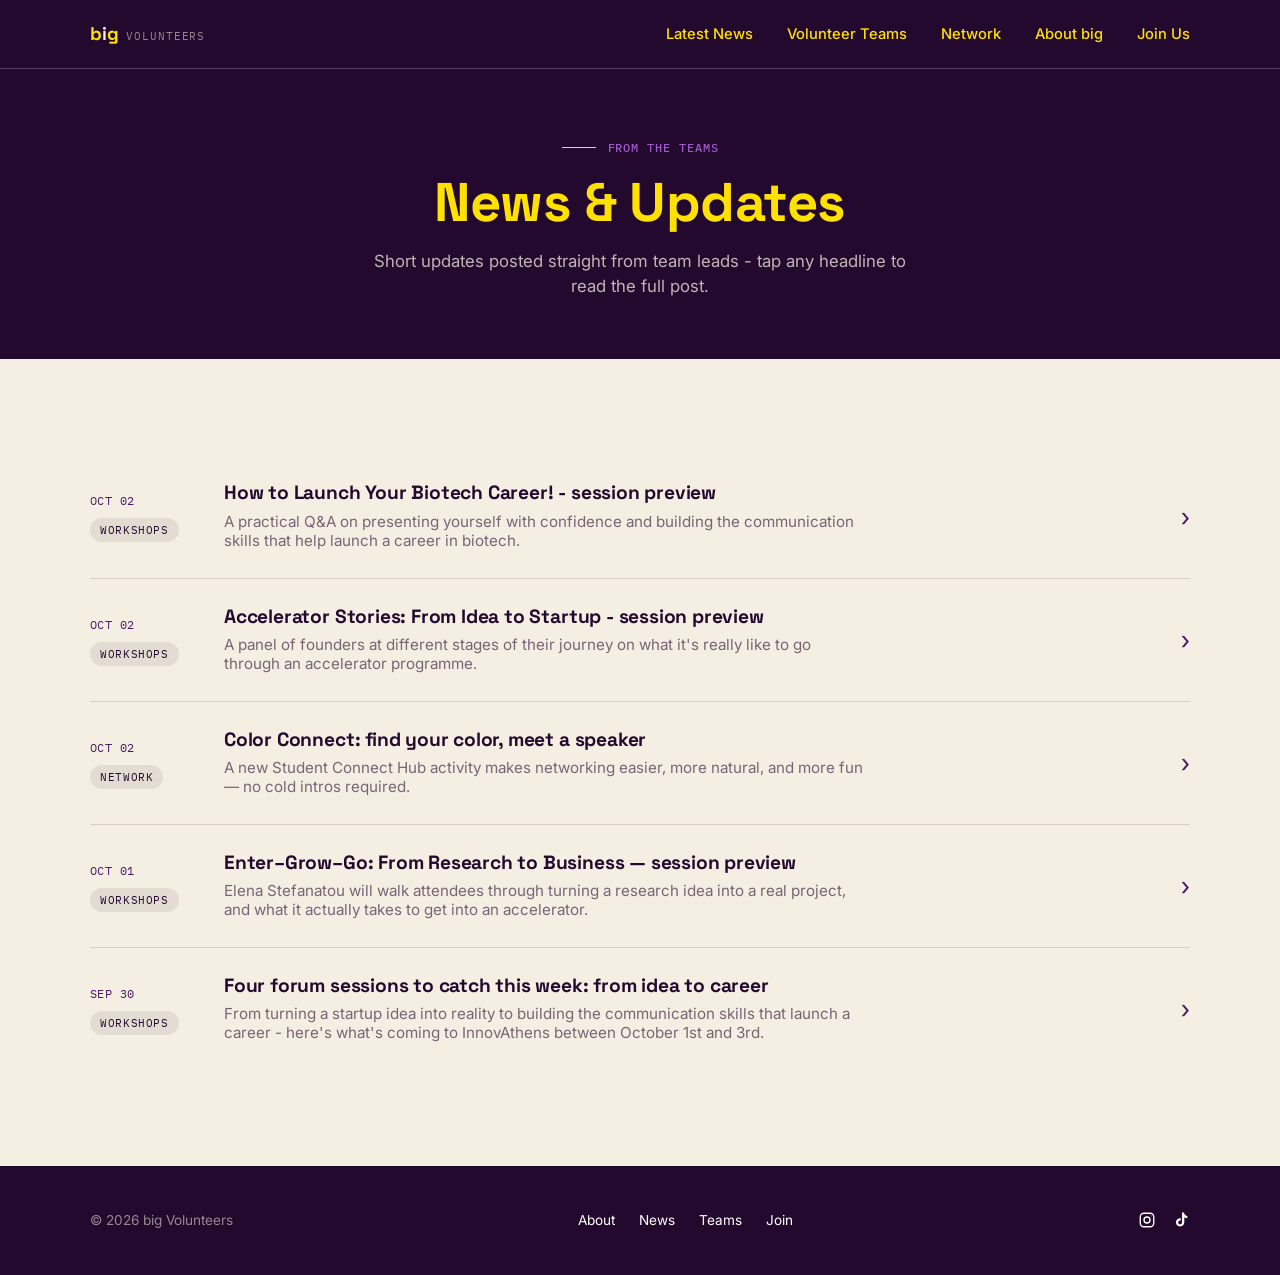
<file: news.html>
<!DOCTYPE html>
<html lang="en">
<head>
    <meta charset="utf-8" />
    <meta name="viewport" content="width=device-width, initial-scale=1.0" />
    <title>News - big</title>
    <link rel="preconnect" href="https://fonts.googleapis.com">
    <link rel="preconnect" href="https://fonts.gstatic.com" crossorigin>
    <link href="https://fonts.googleapis.com/css2?family=Space+Grotesk:wght@500;700&family=Inter:wght@400;500;600&family=IBM+Plex+Mono:wght@500;600&display=swap" rel="stylesheet">
    <link rel="stylesheet" href="css/site.css" />
</head>
<body>
    <header>
        <div class="wrap">
            <nav>
                <a href="index.html" class="logo">
                    <span class="mark">b<span>i</span>g</span>
                    <span class="sub">Volunteers</span>
                </a>
                <div class="nav-links" id="navLinks">
                    <a href="news.html">Latest News</a>
                    <a href="volunteers.html">Volunteer Teams</a>
                    <a href="network.html">Network</a>
                    <a href="https://forum.bioinnovation.gr/" target="_blank">About big</a>
                    <a href="https://forms.gle/2FUJDsrABDQsK2FG9" target="_blank">Join Us</a>
                </div>
                <button class="nav-toggle" id="navToggle" aria-label="Toggle menu" aria-expanded="false" aria-controls="navLinks">
                    <span></span>
                    <span></span>
                    <span></span>
                </button>
            </nav>
        </div>
    </header>

    <main id="top" role="main">

        <section class="page-header">
            <div class="wrap">
                <div class="eyebrow tag">
                    <span class="rule"></span>
                    <span>From the teams</span>
                </div>
                <h1>News &amp; Updates</h1>
                <p class="lead">Short updates posted straight from team leads - tap any headline to read the full post.</p>
            </div>
        </section>

        <section class="block news-page" id="news-list">
            <div class="wrap">
                <div class="post-list reveal">

                    <div class="post-item">
                        <button class="post-toggle" aria-expanded="false" aria-controls="post-biotech-career-body">
                            <div class="post-toggle-left">
                                <span class="post-date">OCT&nbsp;02</span>
                                <span class="post-group">Workshops</span>
                            </div>
                            <div class="post-toggle-main">
                                <h3 class="post-title">How to Launch Your Biotech Career! - session preview</h3>
                                <p class="post-excerpt">A practical Q&amp;A on presenting yourself with confidence and building the communication skills that help launch a career in biotech.</p>
                            </div>
                            <span class="post-chevron" aria-hidden="true">&rsaquo;</span>
                        </button>
                        <div class="post-body" id="post-biotech-career-body">
                            <div class="post-body-inner">
                                <img class="post-photo" src="images/news/w4.png" alt="How to Launch Your Biotech Career" />
                                <p>How do you present yourself with confidence, communicate your strengths, and stand out when taking your first steps in the biotech industry? Tomorrow at InnovAthens, a practical Q&amp;A session will dig into exactly that.</p>
                                <p>Expect useful tips on communicating effectively, succeeding in interviews, and building a strong professional presence - plus how to showcase your strengths and approach career opportunities with confidence.</p>
                                <p><strong>Speaker:</strong> Christina Christodoulou, Founder of Speakout Boutique Communication Agency. With a background in psychology, theatre, and communication theory, Christina helps professionals and teams communicate with confidence, clarity, and authenticity, bringing a practical approach to public speaking, presentations, feedback, and conflict resolution.</p>
                                <p><strong>Moderator:</strong> Efthimia Lamari, MSc.</p>
                                <p><strong>How to Launch Your Biotech Career!</strong> runs 12:25 - 13:10 on October 3rd at InnovAthens. Have a question for the panel? You can <a style="font-weight: bold;" href="https://docs.google.com/forms/d/e/1FAIpQLSdyRggfcC4lEAuRsFVbVh___mrCQTpAUfxQm8OBKYdcY9T-ag/viewform?usp=header" target="_blank">submit it in advance</a>, and <a style="font-weight: bold;" href="https://docs.google.com/forms/d/e/1FAIpQLSeoDV-d0les3AxJaWy6V0fTjcGI4aHQiJ_-pP_jZvGGDHAvOQ/viewform?usp=header" target="_blank">register here</a>.</p>
                            </div>
                        </div>
                    </div>

                    <div class="post-item">
                        <button class="post-toggle" aria-expanded="false" aria-controls="post-accelerator-stories-body">
                            <div class="post-toggle-left">
                                <span class="post-date">OCT&nbsp;02</span>
                                <span class="post-group">Workshops</span>
                            </div>
                            <div class="post-toggle-main">
                                <h3 class="post-title">Accelerator Stories: From Idea to Startup - session preview</h3>
                                <p class="post-excerpt">A panel of founders at different stages of their journey on what it's really like to go through an accelerator programme.</p>
                            </div>
                            <span class="post-chevron" aria-hidden="true">&rsaquo;</span>
                        </button>
                        <div class="post-body" id="post-accelerator-stories-body">
                            <div class="post-body-inner">
                                <img class="post-photo" src="images/news/w3.PNG" alt="" />
                                <p>Ever had an idea stuck in your head but weren't sure what comes next? Today at InnovAthens, a panel of startup teams at different stages of their journey will share what it's really like to go through an accelerator programme.</p>
                                <p>From turning an idea into something real to navigating the ups and downs of entrepreneurship, the panel will cover the challenges, lessons, and opportunities that shaped their path.</p>
                                <p><strong>Speakers:</strong> George Loudos (CVO, BIOEMTECH), Alexandra Sachinidi (Co-Founder &amp; CPO, DiagnAll), Dimitris Lempesis (Co-Founder, Mediva-RX), and Maria Dima (Co-Founder, KERBEROS).</p>
                                <p><strong>Accelerator Stories: From Idea to Startup</strong> runs 10:25&ndash;11:00 on October 3rd at InnovAthens.</p>
                                <p>A conversation about taking the first steps from idea to startup, making the most of an accelerator, and learning from the realities of building a company.</p>
                            </div>
                        </div>
                    </div>

                    <div class="post-item">
                        <button class="post-toggle" aria-expanded="false" aria-controls="post-color-connect-body">
                            <div class="post-toggle-left">
                                <span class="post-date">OCT&nbsp;02</span>
                                <span class="post-group">Network</span>
                            </div>
                            <div class="post-toggle-main">
                                <h3 class="post-title">Color Connect: find your color, meet a speaker</h3>
                                <p class="post-excerpt">A new Student Connect Hub activity makes networking easier, more natural, and more fun &mdash; no cold intros required.</p>
                            </div>
                            <span class="post-chevron" aria-hidden="true">&rsaquo;</span>
                        </button>
                        <div class="post-body" id="post-color-connect-body">
                            <div class="post-body-inner">
                                <img class="post-photo" src="images/news/w2.png" alt="" />
                                <p>Want an easy way to meet other students and speakers who are interested in connecting with people from your background? Say hello to <strong>Color Connect</strong>, a new Student Connect Hub activity designed to make networking feel a little less awkward and a lot more fun.</p>
                                <p><strong>Friday 03/10, 15:30&ndash;16:00</strong> &mdash; Coffee Break 3, Coffee Break Area.</p>
                                <p><strong>How it works</strong></p>
                                <ol>
                                    <li><strong>Collect your badge.</strong> Pick up a color badge from Reception based on your academic or professional background.</li>
                                    <li><strong>Find your color.</strong> During Coffee Break 3, look for other students wearing the same color and gather together.</li>
                                    <li><strong>We'll make the introduction.</strong> A Student Connect volunteer will bring your group a participating speaker wearing your color &mdash; someone who's specifically interested in meeting students from your background.</li>
                                    <li><strong>Join a mini speaker Q&amp;A.</strong> Ask questions, exchange ideas, and have a short, informal conversation with the speaker and your group.</li>
                                </ol>
                                <p>Find your color, meet your people, and start a conversation. See who's taking part over on our <a href="network.html">Network</a> page.</p>
                            </div>
                        </div>
                    </div>

                    <div class="post-item">
                        <button class="post-toggle" aria-expanded="false" aria-controls="post-egg-body">
                            <div class="post-toggle-left">
                                <span class="post-date">OCT&nbsp;01</span>
                                <span class="post-group">Workshops</span>
                            </div>
                            <div class="post-toggle-main">
                                <h3 class="post-title">Enter&ndash;Grow&ndash;Go: From Research to Business &mdash; session preview</h3>
                                <p class="post-excerpt">Elena Stefanatou will walk attendees through turning a research idea into a real project, and what it actually takes to get into an accelerator.</p>
                            </div>
                            <span class="post-chevron" aria-hidden="true">&rsaquo;</span>
                        </button>
                        <div class="post-body" id="post-egg-body">
                            <div class="post-body-inner">
                                <img class="post-photo" src="images/news/workshops.jpeg" alt="" />
                                <p>Later today at InnovAthens, Elena Stefanatou, Community Manager at egg - Eurobank's accelerator programme, will lead a practical session on turning a research idea into a real project.</p>
                                <p>The 20-minute session will cover what accelerators are actually looking for in an application, the first concrete steps to take when you have an idea but aren't sure where to start, and how the right support at that early stage can help move a concept toward an actual business.</p>
                                <p><strong>Enter&ndash;Grow&ndash;Go: From Research to Business</strong> runs from 15:00 to 15:20 on October 1st at InnovAthens.</p>
                                <p>Can't make it in person? Keep an eye on our <a href="news.html">News</a> page and <a href="https://www.instagram.com/bioinnovation_greece?stkn=Z2pxbzRjcW4wemtu&utm_source=qr" target="_blank">@bioinnovation_greece</a> for a recap afterward, along with the rest of this week's sessions.</p>
                            </div>
                        </div>
                    </div>

                    <div class="post-item">
                        <button class="post-toggle" aria-expanded="false" aria-controls="post-forum-sessions-body">
                            <div class="post-toggle-left">
                                <span class="post-date">SEP&nbsp;30</span>
                                <span class="post-group">Workshops</span>
                            </div>
                            <div class="post-toggle-main">
                                <h3 class="post-title">Four forum sessions to catch this week: from idea to career</h3>
                                <p class="post-excerpt">From turning a startup idea into reality to building the communication skills that launch a career - here's what's coming to InnovAthens between October 1st and 3rd.</p>
                            </div>
                            <span class="post-chevron" aria-hidden="true">&rsaquo;</span>
                        </button>
                        <div class="post-body" id="post-forum-sessions-body">
                            <div class="post-body-inner">
                                <img class="post-photo" src="images/news/workshops.jpeg" alt="" />
                                <p>Four sessions are landing at InnovAthens over the next few days, covering everything from taking a research idea to a real business, to finding your voice in front of a room. Here's the full line-up.</p>
                                <p><strong>Enter&ndash;Grow&ndash;Go: From Research to Business</strong> &mdash; October 1, 15:00&ndash;15:20. Have a business or startup idea but don't know where to start? This practical session covers how to turn an idea into a real project, what accelerators are actually looking for, and how to make an application stand out. Speaker: Elena Stefanatou (egg, Eurobank). Guests: Evangelia Konstantinos Karali (CardioArm AI) and Periklis Spiliopoulos (OmniDerma).</p>
                                <p><strong>Accelerator Stories: From Idea to Startup</strong> &mdash; October 3, 10:25&ndash;11:00. A panel with founders at different stages of their journey, sharing what it's really like to go through an accelerator programme &mdash; the challenges, the lessons, and the opportunities that shaped their path. Speakers: George Loudos (CVO, BIOEMTECH), Alexandra Sachinidi (Co-Founder &amp; CPO, DiagnAll), Dimitris Lempesis (Co-Founder, Mediva-RX), and Maria Dima (Co-Founder, KERBEROS).</p>
                                <p><strong>How to Launch Your Biotech Career!</strong> &mdash; October 3, 12:25&ndash;13:10. A practical Q&amp;A on presenting yourself with confidence, communicating your strengths, and standing out when taking your first steps in the biotech industry. Speaker: Christina Christodoulou, Founder of Speakout Boutique Communication Agency. Moderator: Efthimia Lamari, MSc. Have a question for the panel? You can <a href="https://docs.google.com/forms/d/e/1FAIpQLSdyRggfcC4lEAuRsFVbVh___mrCQTpAUfxQm8OBKYdcY9T-ag/viewform?usp=header" target="_blank">submit it in advance</a>, and <a href="https://docs.google.com/forms/d/e/1FAIpQLSeoDV-d0les3AxJaWy6V0fTjcGI4aHQiJ_-pP_jZvGGDHAvOQ/viewform?usp=header" target="_blank">register here</a>.</p>
                                <p><strong>Science Communication: From Research to Society</strong> &mdash; also at InnovAthens. A panel exploring science communication as an alternative career path, a valuable skill for scientists, and a bridge between science and society. Speakers: Julie Kyriazi (Founder, SciCo), Menelaos Sotiriou (Science Writer &amp; Communicator, ScienceView), Ioanna Zafeiratou &amp; Athanasia Stefanaki (Coordinators, DNA Voyagers), and Vasileios Gouzouasis (Founder, PharmaBusters).</p>
                                <p>Follow <a href="https://www.instagram.com/bioinnovation_greece?stkn=Z2pxbzRjcW4wemtu&utm_source=qr" target="_blank">@bioinnovation_greece</a> for exact times and any last-minute room changes.</p>
                            </div>
                        </div>
                    </div>

                </div>
            </div>
        </section>

    </main>

    <footer>
        <div class="wrap foot-row">
            <span>&copy; 2026 big Volunteers</span>
            <div class="foot-links">
                <a href="index.html#about">About</a>
                <a href="news.html">News</a>
                <a href="index.html#team">Teams</a>
                <a href="https://forms.gle/2FUJDsrABDQsK2FG9" target="_blank">Join</a>
            </div>
            <div class="foot-social">
                <a href="https://www.instagram.com/bioinnovation_greece?stkn=Z2pxbzRjcW4wemtu&utm_source=qr" target="_blank" rel="noopener" aria-label="Instagram">
                    <svg width="18" height="18" viewBox="0 0 24 24" fill="none" stroke="currentColor" stroke-width="1.8">
                        <rect x="3" y="3" width="18" height="18" rx="5" />
                        <circle cx="12" cy="12" r="4" />
                        <circle cx="17.5" cy="6.5" r="0.6" fill="currentColor" stroke="none" />
                    </svg>
                </a>
                <a href="https://www.tiktok.com/@bioinnovation.greece?_r=1&_t=ZN-99adVFt6lqY" target="_blank" rel="noopener" aria-label="TikTok">
                    <svg width="18" height="18" viewBox="0 0 24 24" fill="currentColor">
                        <path d="M16.5 2h-3.2v13.2c0 1.4-1.1 2.5-2.5 2.5S8.3 16.6 8.3 15.2c0-1.4 1.1-2.5 2.5-2.5.3 0 .6.05.9.15V9.6c-.3-.04-.6-.06-.9-.06-3.1 0-5.6 2.5-5.6 5.6S7.7 20.7 10.8 20.7s5.6-2.5 5.6-5.6V8.4c1.1.8 2.5 1.3 4 1.3V6.5c-1.8 0-3.3-1.5-3.9-2.5-.3-.6-.4-1.3-.4-2z" />
                    </svg>
                </a>
            </div>
        </div>
    </footer>

    <script>
        document.getElementById('navToggle').addEventListener('click', function () {
            const links = document.getElementById('navLinks');
            const isOpen = links.classList.toggle('open');
            this.classList.toggle('active', isOpen);
            this.setAttribute('aria-expanded', isOpen);
        });

        document.querySelectorAll('#navLinks a').forEach(link => {
            link.addEventListener('click', () => {
                document.getElementById('navLinks').classList.remove('open');
                document.getElementById('navToggle').classList.remove('active');
                document.getElementById('navToggle').setAttribute('aria-expanded', 'false');
            });
        });

        // Accordion: only one post open at a time, height set to each post's actual content size
        document.querySelectorAll('.post-toggle').forEach(btn => {
            btn.addEventListener('click', () => {
                const item = btn.closest('.post-item');
                const body = item.querySelector('.post-body');
                const isOpen = item.classList.contains('open');

                document.querySelectorAll('.post-item.open').forEach(openItem => {
                    if (openItem !== item) {
                        openItem.classList.remove('open');
                        openItem.querySelector('.post-toggle').setAttribute('aria-expanded', 'false');
                        openItem.querySelector('.post-body').style.maxHeight = null;
                    }
                });

                item.classList.toggle('open', !isOpen);
                btn.setAttribute('aria-expanded', String(!isOpen));
                body.style.maxHeight = !isOpen ? body.scrollHeight + 'px' : null;
            });
        });

        // Scroll-reveal: fade + slide up each .reveal element as it enters the viewport
        const revealEls = document.querySelectorAll('.reveal');
        if ('IntersectionObserver' in window) {
            const revealObserver = new IntersectionObserver((entries) => {
                entries.forEach(entry => {
                    if (entry.isIntersecting) {
                        entry.target.classList.add('in-view');
                        revealObserver.unobserve(entry.target);
                    }
                });
            }, { threshold: 0.1 });
            revealEls.forEach(el => revealObserver.observe(el));
        } else {
            revealEls.forEach(el => el.classList.add('in-view'));
        }
    </script>
</body>
</html>
</file>
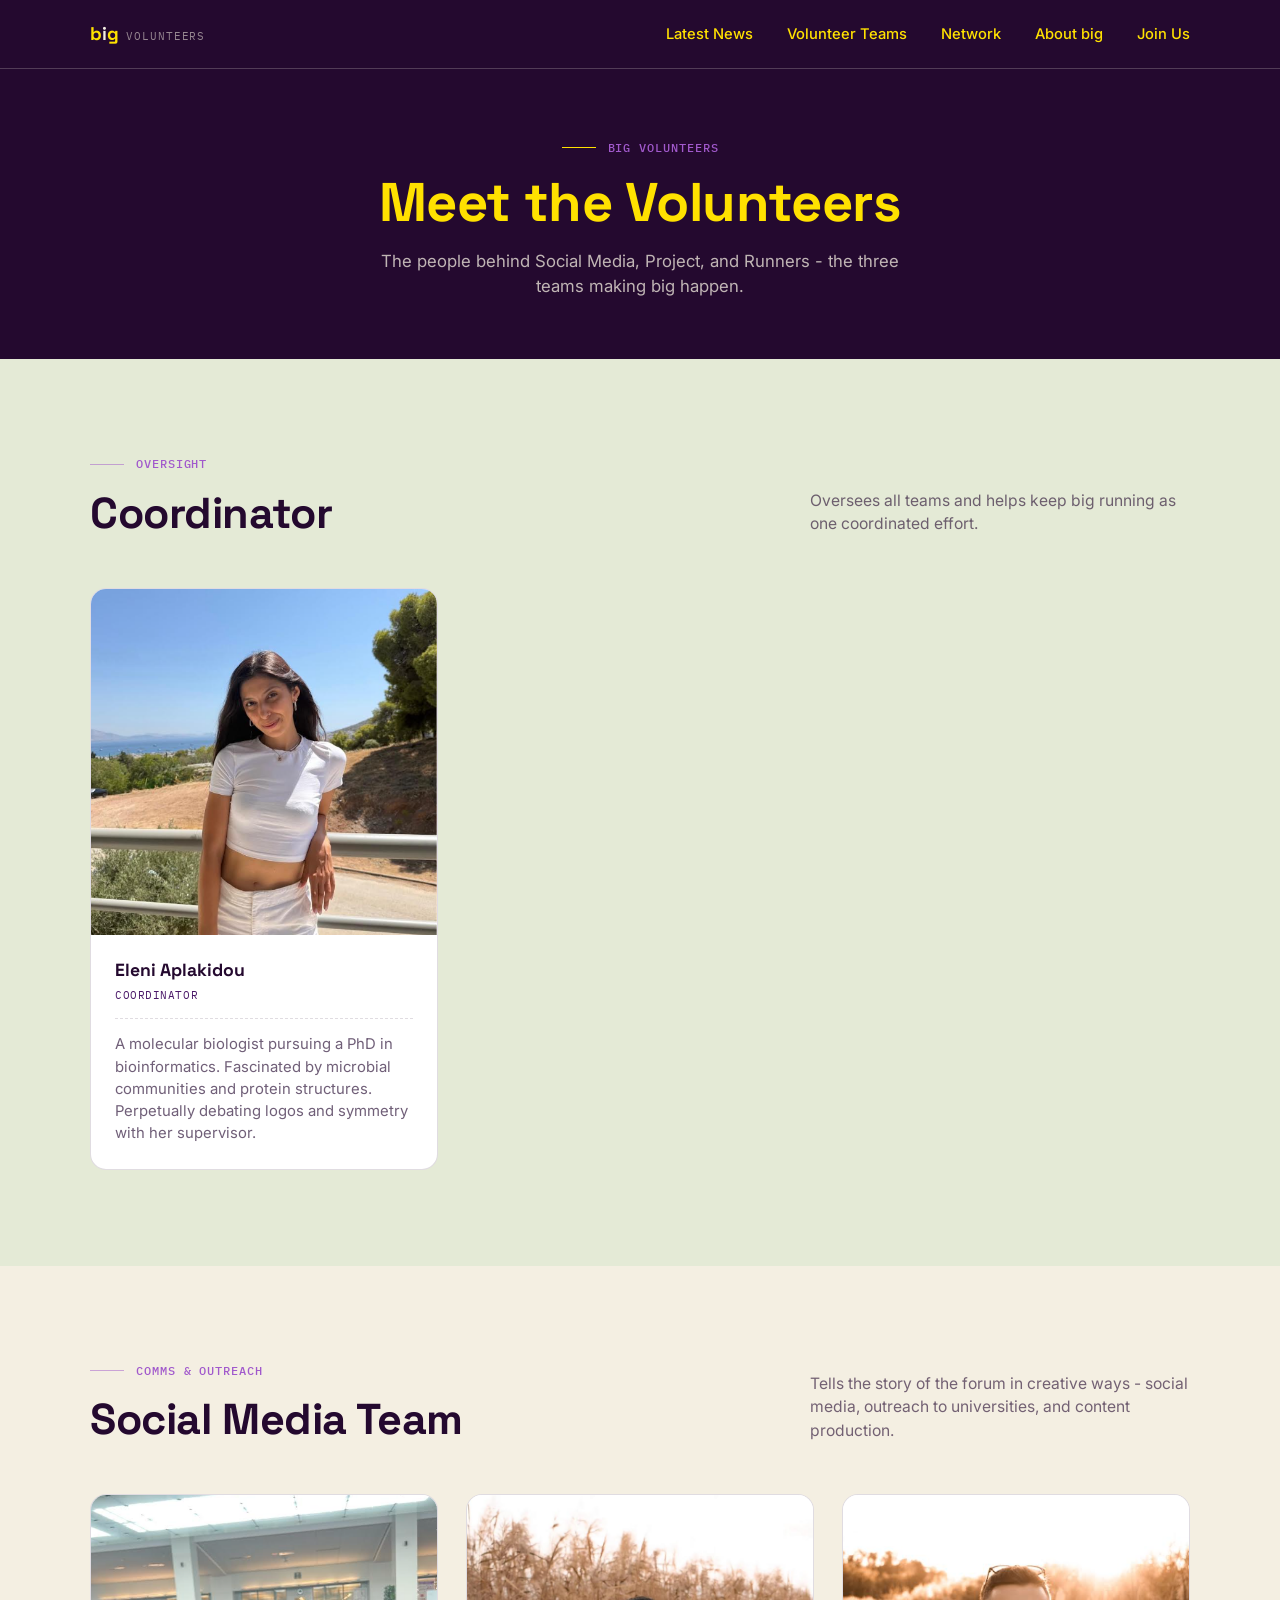
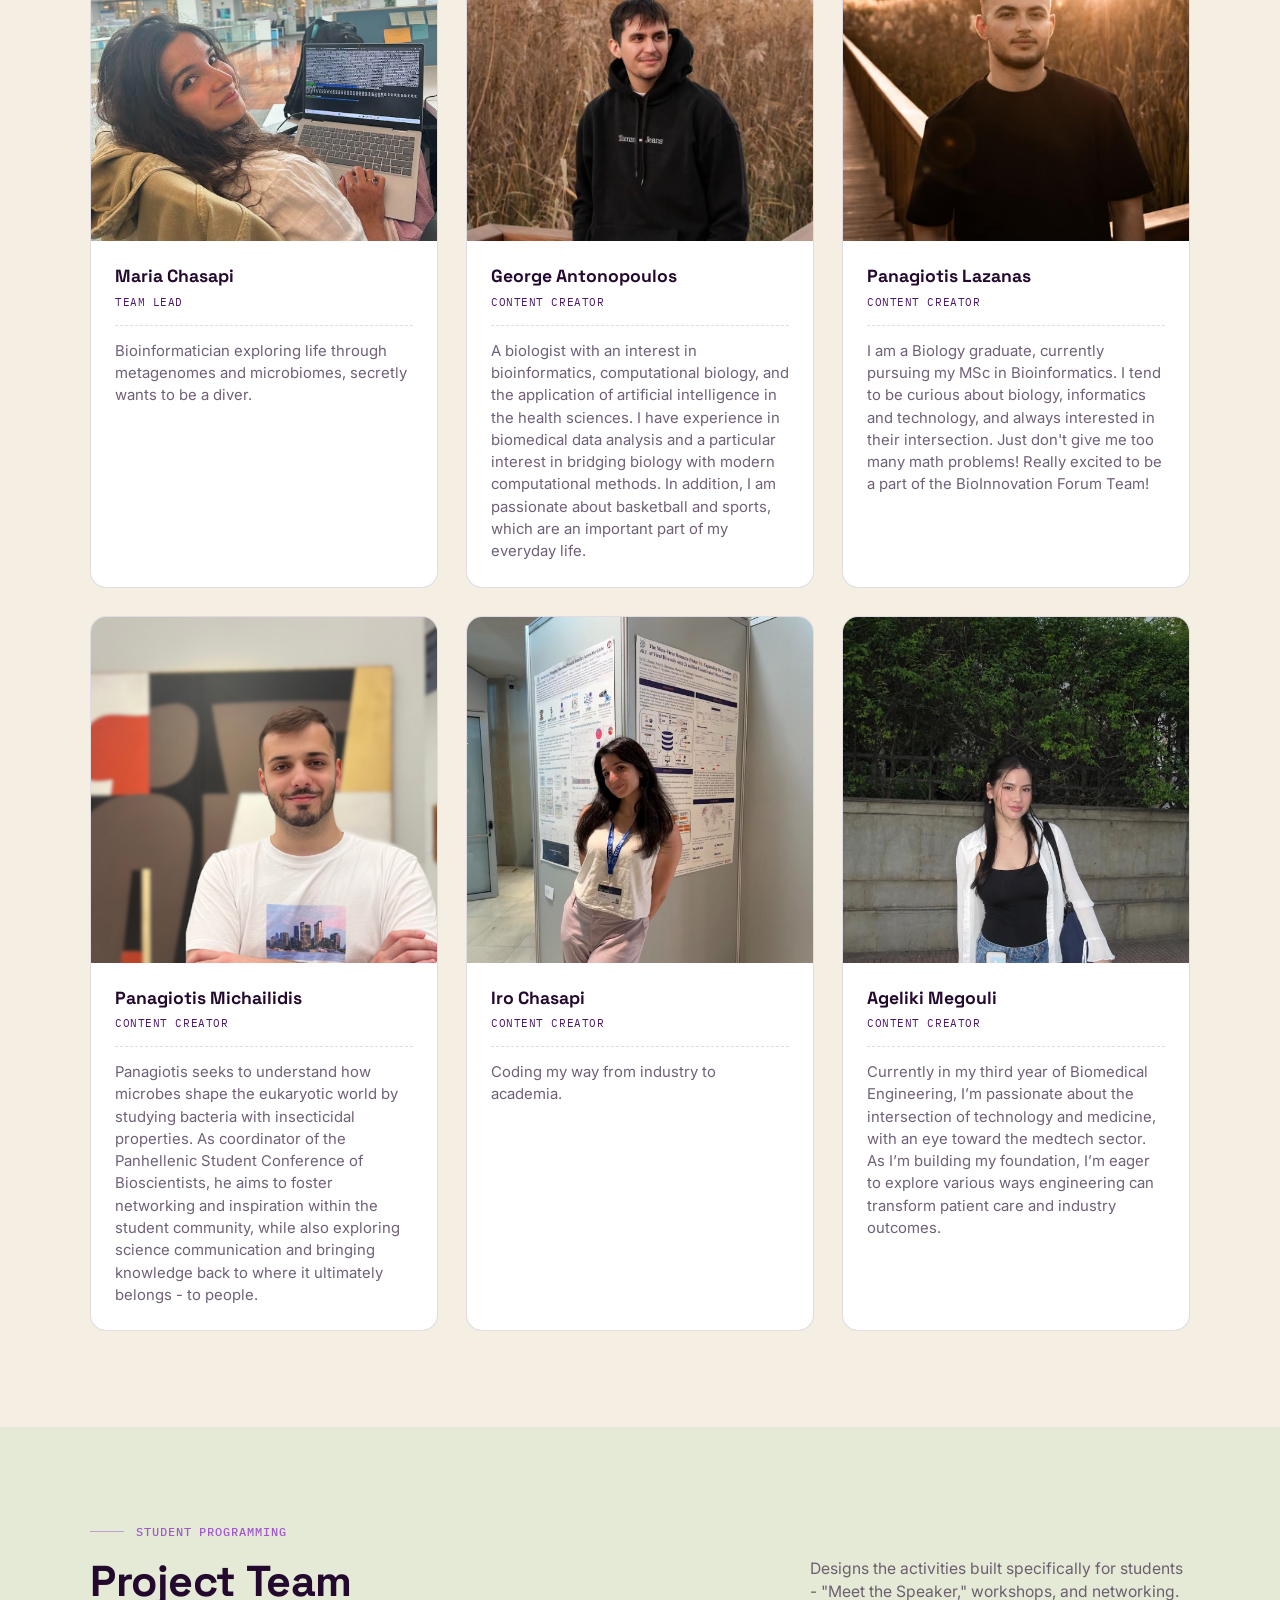
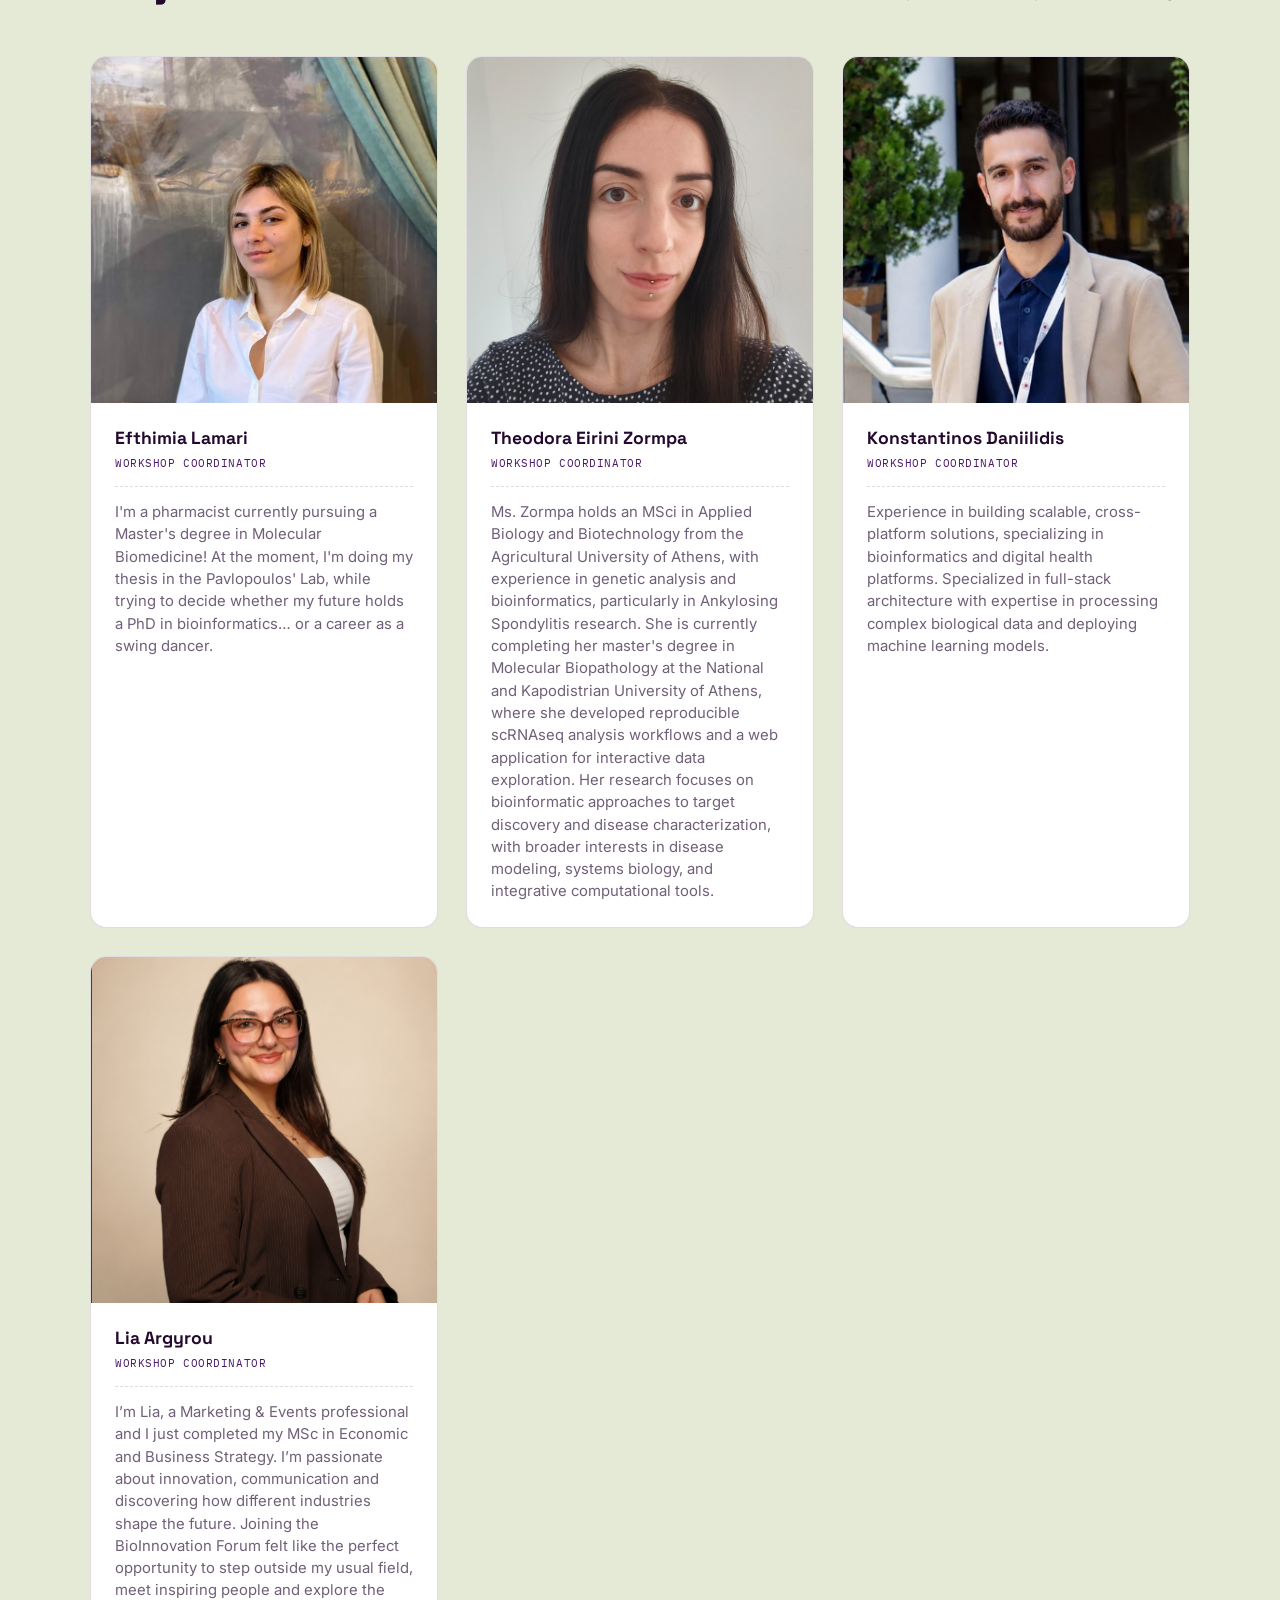
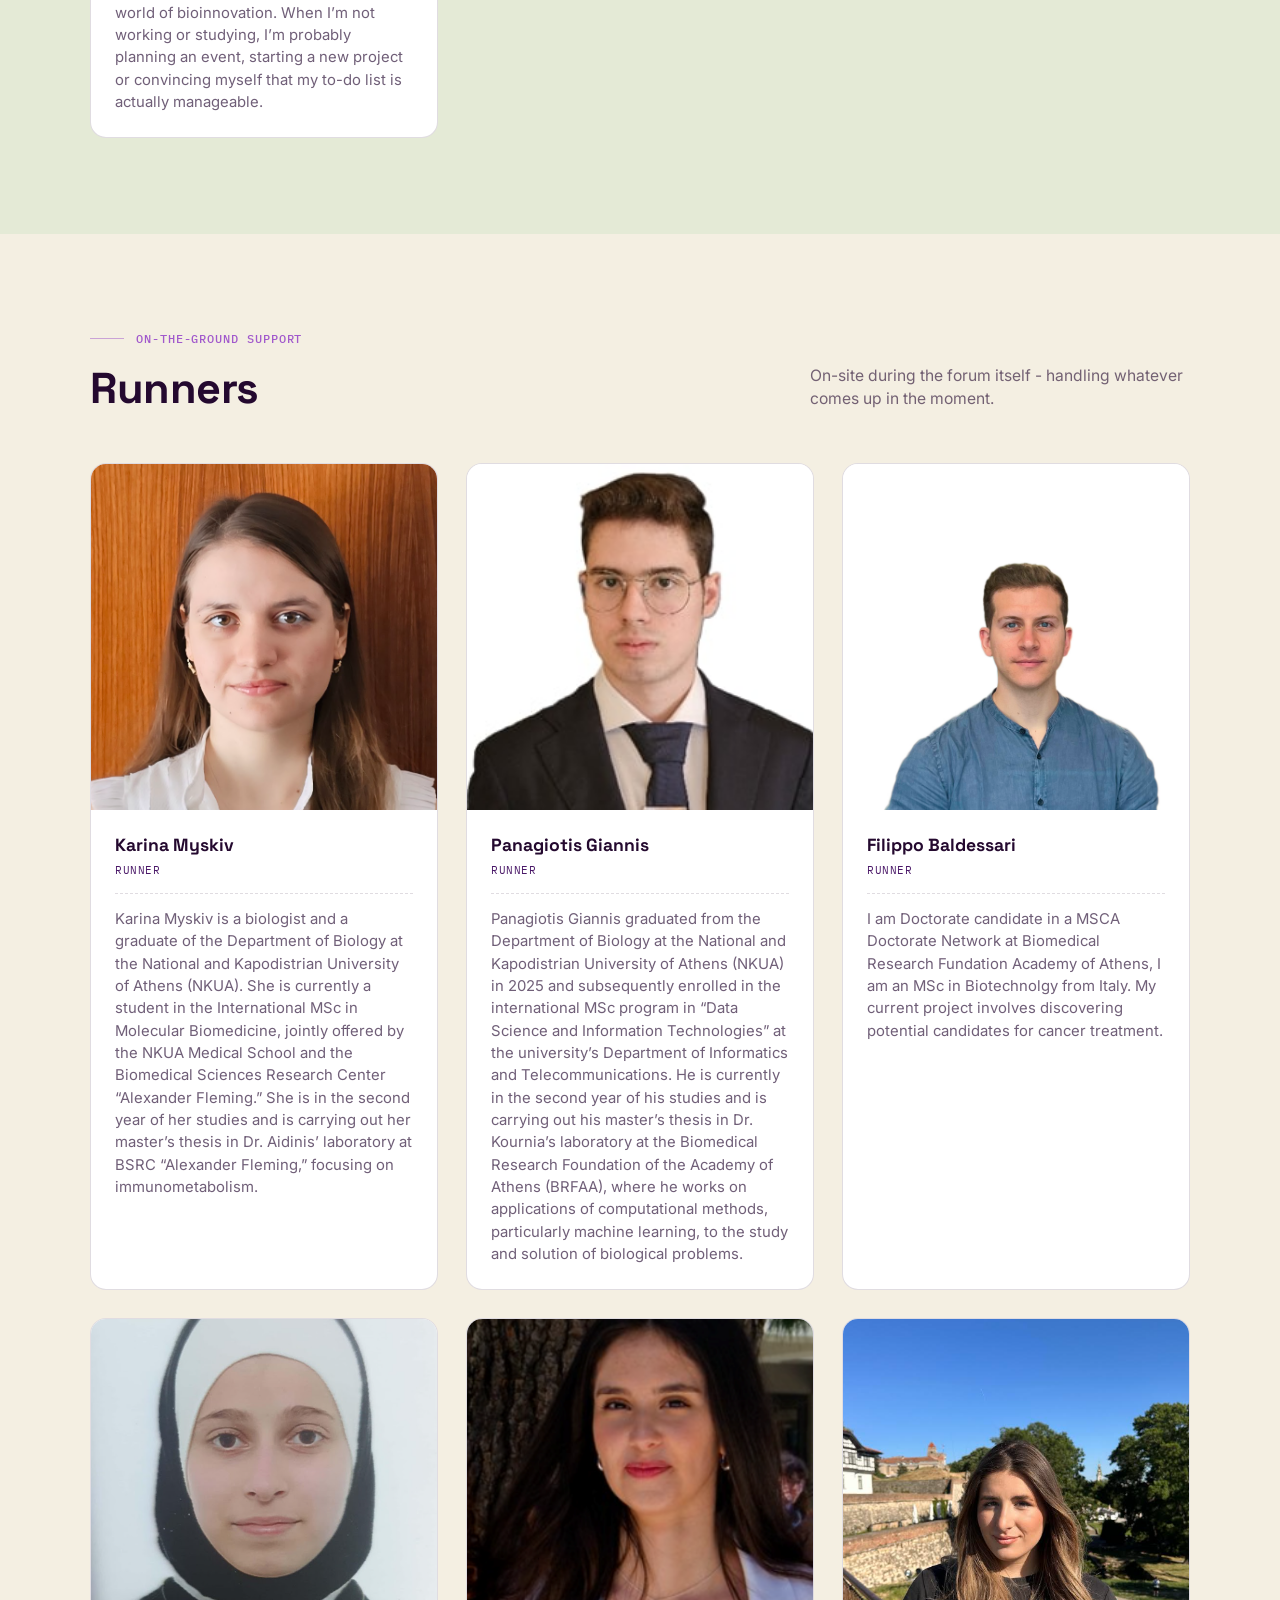
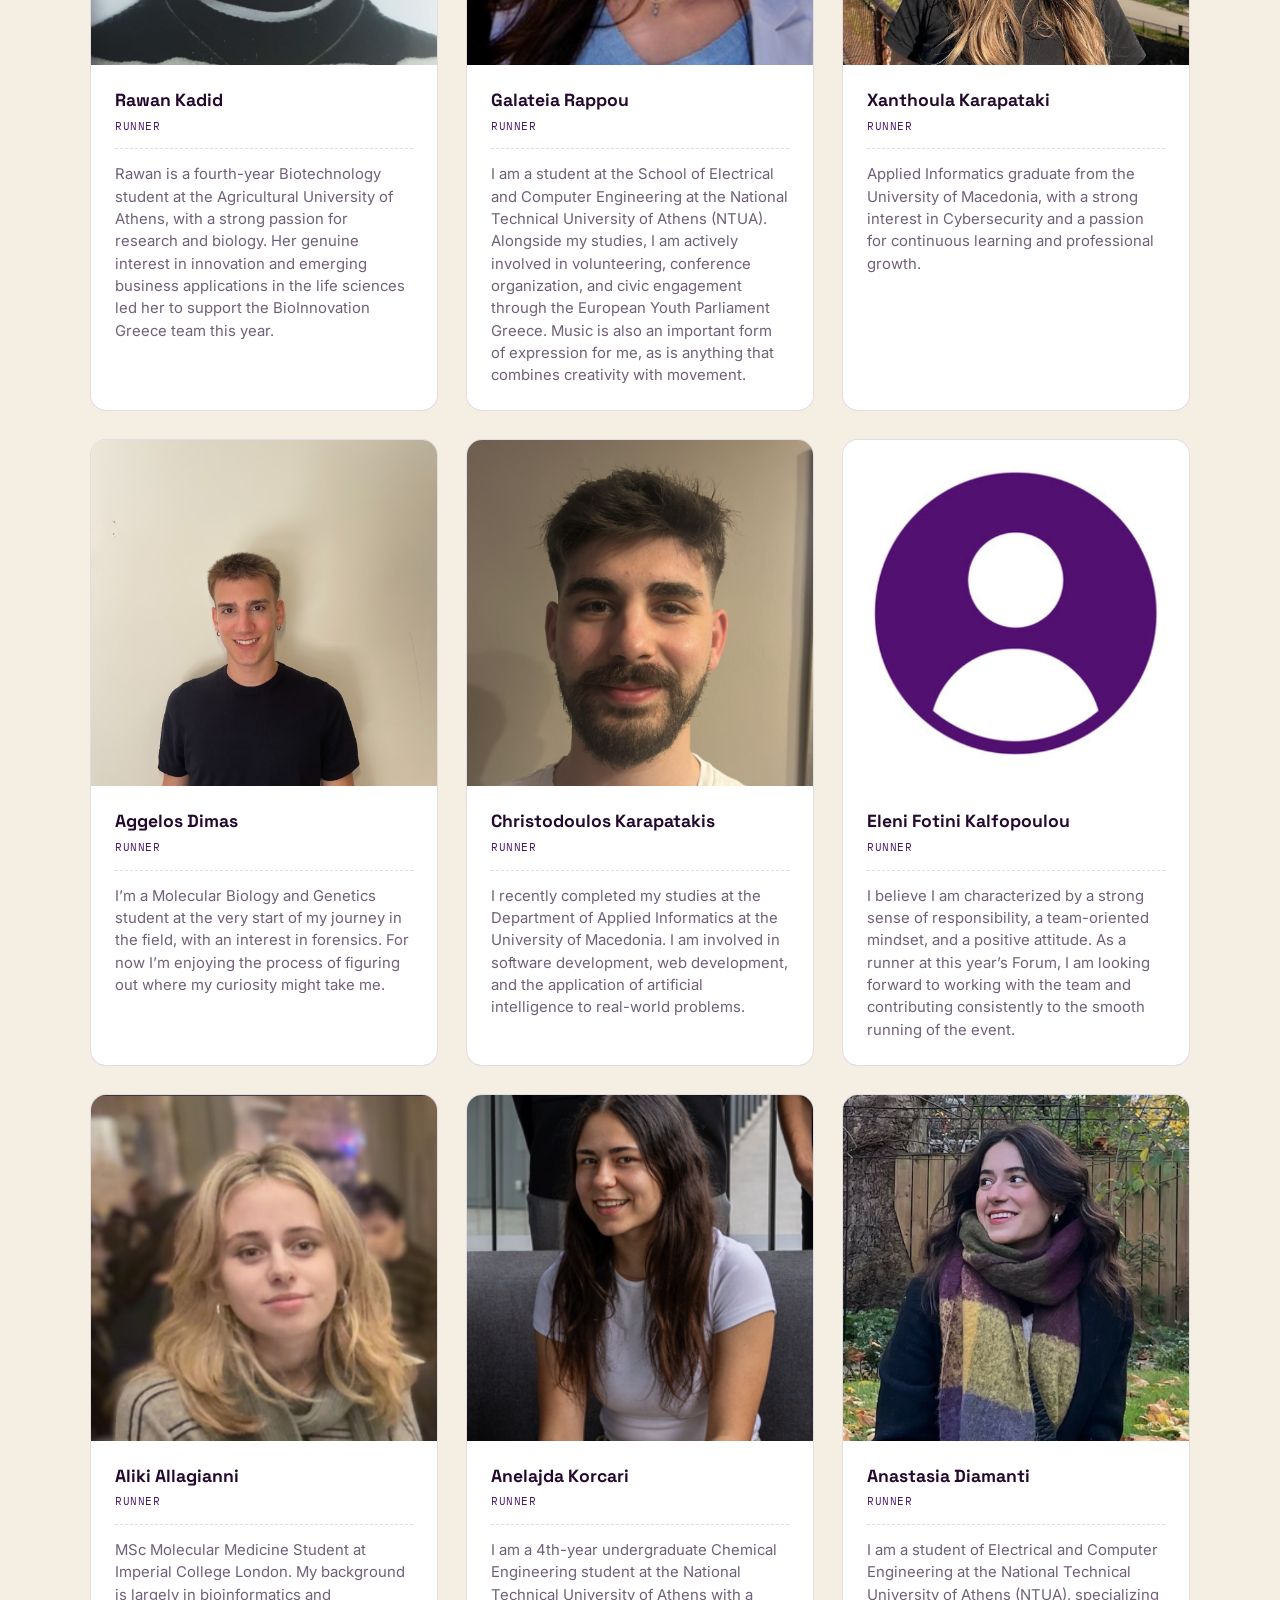
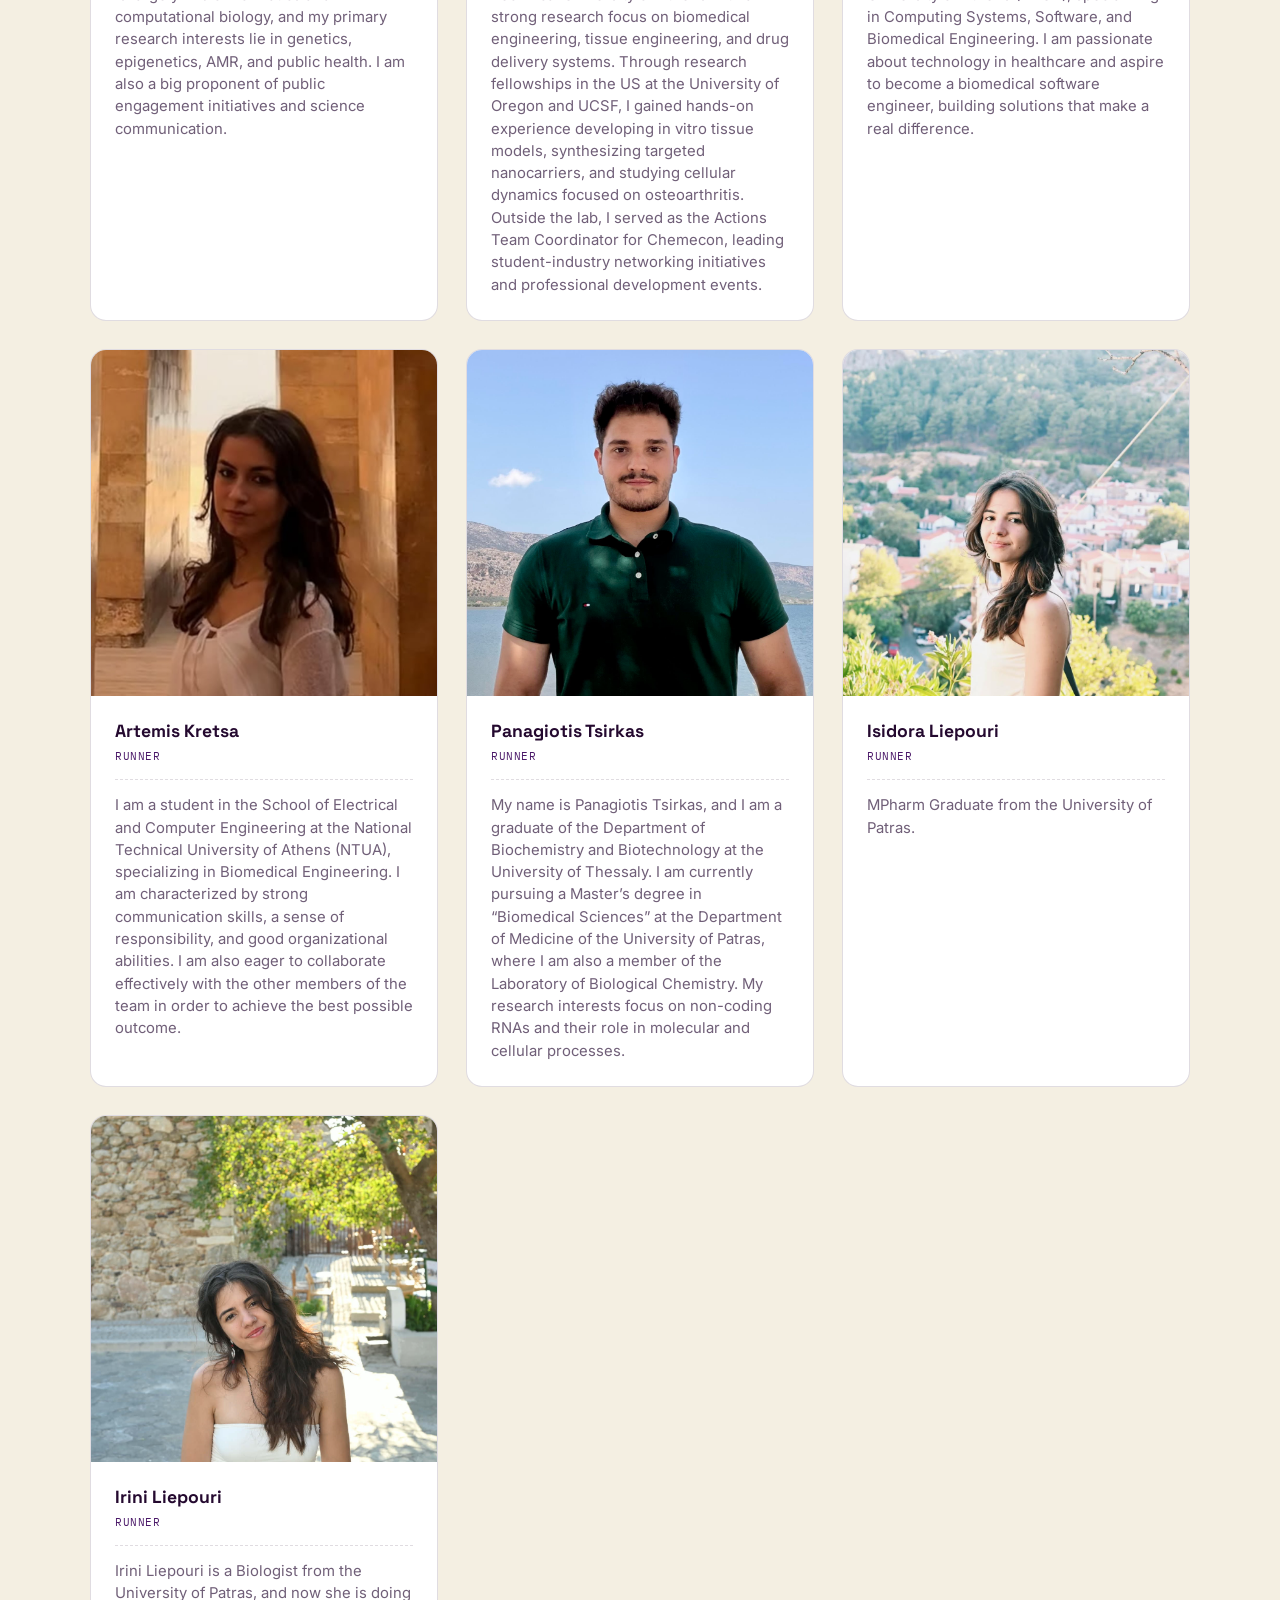
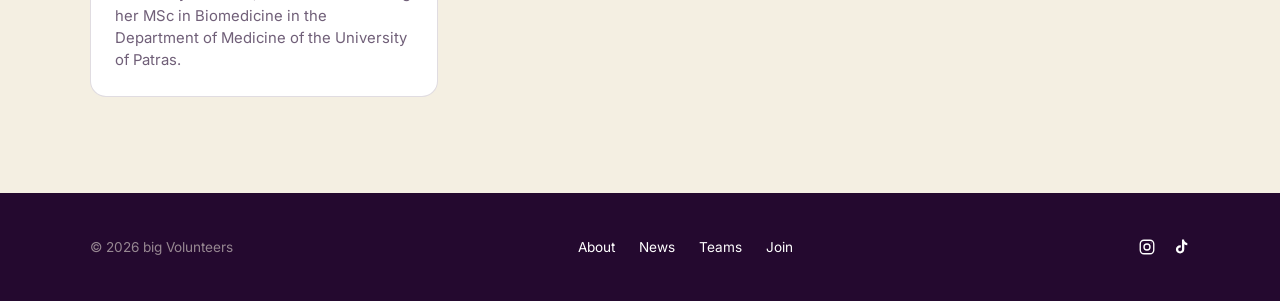
<file: volunteers.html>
<!DOCTYPE html>
<html lang="en">
<head>
    <meta charset="utf-8" />
    <meta name="viewport" content="width=device-width, initial-scale=1.0" />
    <title>Volunteers - big</title>
    <link rel="preconnect" href="https://fonts.googleapis.com">
    <link rel="preconnect" href="https://fonts.gstatic.com" crossorigin>
    <link href="https://fonts.googleapis.com/css2?family=Space+Grotesk:wght@500;700&family=Inter:wght@400;500;600&family=IBM+Plex+Mono:wght@500;600&display=swap" rel="stylesheet">
    <link rel="stylesheet" href="css/site.css" />
</head>
<body>
    <header>
        <div class="wrap">
            <nav>
                <a href="index.html" class="logo">
                    <span class="mark">b<span>i</span>g</span>
                    <span class="sub">Volunteers</span>
                </a>
                <div class="nav-links" id="navLinks">
                    <a href="news.html">Latest News</a>
                    <a href="volunteers.html">Volunteer Teams</a>
                    <a href="network.html">Network</a>
                    <a href="https://forum.bioinnovation.gr/" target="_blank">About big</a>
                    <a href="https://forms.gle/2FUJDsrABDQsK2FG9" target="_blank">Join Us</a>
                </div>
                <button class="nav-toggle" id="navToggle" aria-label="Toggle menu" aria-expanded="false" aria-controls="navLinks">
                    <span></span>
                    <span></span>
                    <span></span>
                </button>
            </nav>
        </div>
    </header>

    <main id="top" role="main">

        <section class="page-header">
            <div class="wrap">
                <div class="eyebrow tag">
                    <span class="rule"></span>
                    <span>big Volunteers</span>
                </div>
                <h1>Meet the Volunteers</h1>
                <p class="lead">The people behind Social Media, Project, and Runners - the three teams making big happen.</p>
            </div>
        </section>

        <!-- COORDINATOR -->
        <section class="block roster sage" id="coordinator">
            <div class="wrap">
                <div class="block-head">
                    <div>
                        <div class="eyebrow tag">
                            <span class="rule"></span>
                            <span>Oversight</span>
                        </div>
                        <h2>Coordinator</h2>
                    </div>
                    <p>Oversees all teams and helps keep big running as one coordinated effort.</p>
                </div>

                <div class="volunteer-grid">
                    <div class="volunteer-card">
                        <img class="volunteer-photo" src="images/EleniAplakidou.png" alt="Eleni Aplakidou" />
                        <div class="volunteer-info">
                            <div class="volunteer-name">Eleni Aplakidou</div>
                            <div class="volunteer-role">Coordinator</div>
                            <p class="volunteer-bio">A molecular biologist pursuing a PhD in bioinformatics. Fascinated by microbial communities and protein structures. Perpetually debating logos and symmetry with her supervisor.</p>
                        </div>
                    </div>
                </div>
            </div>
        </section>

        <!-- SOCIAL MEDIA TEAM -->
        <section class="block roster" id="social-media">
            <div class="wrap">
                <div class="block-head">
                    <div>
                        <div class="eyebrow tag">
                            <span class="rule"></span>
                            <span>Comms &amp; Outreach</span>
                        </div>
                        <h2>Social Media Team</h2>
                    </div>
                    <p>Tells the story of the forum in creative ways - social media, outreach to universities, and content production.</p>
                </div>

                <div class="volunteer-grid">
                    <div class="volunteer-card">
                        <img class="volunteer-photo" src="images/MariaChasapi.png" alt="Maria Chasapi" />
                        <div class="volunteer-info">
                            <div class="volunteer-name">Maria Chasapi</div>
                            <div class="volunteer-role">Team Lead</div>
                            <p class="volunteer-bio">Bioinformatician exploring life through metagenomes and microbiomes, secretly wants to be a diver.</p>
                        </div>
                    </div>
                    <div class="volunteer-card">
                        <img class="volunteer-photo" src="images/GeorgeAntonopoulos.png" alt="George Antonopoulos" />
                        <div class="volunteer-info">
                            <div class="volunteer-name">George Antonopoulos</div>
                            <div class="volunteer-role">Content Creator</div>
                            <p class="volunteer-bio">A biologist with an interest in bioinformatics, computational biology, and the application of artificial intelligence in the health sciences. I have experience in biomedical data analysis and a particular interest in bridging biology with modern computational methods. In addition, I am passionate about basketball and sports, which are an important part of my everyday life.</p>
                        </div>
                    </div>
                    <div class="volunteer-card">
                        <img class="volunteer-photo" src="images/PanagiotisLazanas.png" alt="Panagiotis Lazanas" />
                        <div class="volunteer-info">
                            <div class="volunteer-name">Panagiotis Lazanas</div>
                            <div class="volunteer-role">Content Creator</div>
                            <p class="volunteer-bio">I am a Biology graduate, currently pursuing my MSc in Bioinformatics. I tend to be curious about biology, informatics and technology, and always interested in their intersection. Just don't give me too many math problems! Really excited to be a part of the BioInnovation Forum Team!</p>
                        </div>
                    </div>
                    <div class="volunteer-card">
                        <img class="volunteer-photo" src="images/PanagiotisMichailidis.png" alt="Panagiotis Michailidis" />
                        <div class="volunteer-info">
                            <div class="volunteer-name">Panagiotis Michailidis</div>
                            <div class="volunteer-role">Content Creator</div>
                            <p class="volunteer-bio">Panagiotis seeks to understand how microbes shape the eukaryotic world by studying bacteria with insecticidal properties. As coordinator of the Panhellenic Student Conference of Bioscientists, he aims to foster networking and inspiration within the student community, while also exploring science communication and bringing knowledge back to where it ultimately belongs - to people.</p>
                        </div>
                    </div>                   
                    <div class="volunteer-card">
                        <img class="volunteer-photo" src="images/IroChasapi.png" alt="Iro Chasapi" />
                        <div class="volunteer-info">
                            <div class="volunteer-name">Iro Chasapi</div>
                            <div class="volunteer-role">Content Creator</div>
                            <p class="volunteer-bio">Coding my way from industry to academia.</p>
                        </div>
                    </div>
                    <div class="volunteer-card">
                        <img class="volunteer-photo" src="images/AgelikiMegouli.png" alt="Ageliki Megouli" />
                        <div class="volunteer-info">
                            <div class="volunteer-name">Ageliki Megouli</div>
                            <div class="volunteer-role">Content Creator</div>
                            <p class="volunteer-bio">Currently in my third year of Biomedical Engineering, I’m passionate about the intersection of technology and medicine, with an eye toward the medtech sector. As I’m building my foundation, I’m eager to explore various ways engineering can transform patient care and industry outcomes.</p>
                        </div>
                    </div>
                </div>
            </div>
        </section>

        <!-- PROJECT TEAM -->
        <section class="block roster sage" id="project-team">
            <div class="wrap">
                <div class="block-head">
                    <div>
                        <div class="eyebrow tag">
                            <span class="rule"></span>
                            <span>Student Programming</span>
                        </div>
                        <h2>Project Team</h2>
                    </div>
                    <p>Designs the activities built specifically for students - "Meet the Speaker," workshops, and networking.</p>
                </div>

                <div class="volunteer-grid">                    
                    <div class="volunteer-card">
                        <img class="volunteer-photo" src="images/EfthimiaLamari.png" alt="Efthimia Lamari" />
                        <div class="volunteer-info">
                            <div class="volunteer-name">Efthimia Lamari</div>
                            <div class="volunteer-role">Workshop Coordinator</div>
                            <p class="volunteer-bio">I'm a pharmacist currently pursuing a Master's degree in Molecular Biomedicine! At the moment, I'm doing my thesis in the Pavlopoulos' Lab, while trying to decide whether my future holds a PhD in bioinformatics&hellip; or a career as a swing dancer.</p>
                        </div>
                    </div>
                    <div class="volunteer-card">
                        <img class="volunteer-photo" src="images/TheodoraZormpa.png" alt="Theodora Eirini Zormpa" />
                        <div class="volunteer-info">
                            <div class="volunteer-name">Theodora Eirini Zormpa</div>
                            <div class="volunteer-role">Workshop Coordinator</div>
                            <p class="volunteer-bio">Ms. Zormpa holds an MSci in Applied Biology and Biotechnology from the Agricultural University of Athens, with experience in genetic analysis and bioinformatics, particularly in Ankylosing Spondylitis research. She is currently completing her master's degree in Molecular Biopathology at the National and Kapodistrian University of Athens, where she developed reproducible scRNAseq analysis workflows and a web application for interactive data exploration. Her research focuses on bioinformatic approaches to target discovery and disease characterization, with broader interests in disease modeling, systems biology, and integrative computational tools.</p>
                        </div>
                    </div>
                    <div class="volunteer-card">
                        <img class="volunteer-photo" src="images/KonstantinosDaniilidis.png" alt="Konstantinos Daniilidis" />
                        <div class="volunteer-info">
                            <div class="volunteer-name">Konstantinos Daniilidis</div>
                            <div class="volunteer-role">Workshop Coordinator</div>
                            <p class="volunteer-bio">Experience in building scalable, cross-platform solutions, specializing in bioinformatics and digital health platforms. Specialized in full-stack architecture with expertise in processing complex biological data and deploying machine learning models.</p>
                        </div>
                    </div>
                    <div class="volunteer-card">
                        <img class="volunteer-photo" src="images/LiaArgyrou.png" alt="Lia Argyrou" />
                        <div class="volunteer-info">
                            <div class="volunteer-name">Lia Argyrou</div>
                            <div class="volunteer-role">Workshop Coordinator</div>
                            <p class="volunteer-bio">I’m Lia, a Marketing & Events professional and I just completed my MSc in Economic and Business Strategy. I’m passionate about innovation, communication and discovering how different industries shape the future. Joining the BioInnovation Forum felt like the perfect opportunity to step outside my usual field, meet inspiring people and explore the world of bioinnovation. When I’m not working or studying, I’m probably planning an event, starting a new project or convincing myself that my to-do list is actually manageable.</p>
                        </div>
                    </div>
                </div>
            </div>
        </section>

        <!-- RUNNERS -->
        <section class="block roster" id="runners">
            <div class="wrap">

                <div class="block-head">
                    <div>
                        <div class="eyebrow tag">
                            <span class="rule"></span>
                            <span>On-the-Ground Support</span>
                        </div>
                        <h2>Runners</h2>
                    </div>

                    <p>
                        On-site during the forum itself - handling whatever comes up in the moment.
                    </p>
                </div>

                <div class="volunteer-grid hidden">

                    <div class="volunteer-card">
                        <img class="volunteer-photo"
                            src="images/KarinaMyskiv.png"
                            alt="Karina Myskiv" />

                        <div class="volunteer-info">
                            <div class="volunteer-name">Karina Myskiv</div>
                            <div class="volunteer-role">Runner</div>

                            <p class="volunteer-bio">
                                Karina Myskiv is a biologist and a graduate of the Department of Biology
                                at the National and Kapodistrian University of Athens (NKUA). She is
                                currently a student in the International MSc in Molecular Biomedicine,
                                jointly offered by the NKUA Medical School and the Biomedical Sciences
                                Research Center “Alexander Fleming.” She is in the second year of her
                                studies and is carrying out her master’s thesis in Dr. Aidinis’ laboratory
                                at BSRC “Alexander Fleming,” focusing on immunometabolism.
                            </p>
                        </div>
                    </div>


                    <div class="volunteer-card">
                        <img class="volunteer-photo"
                            src="images/PanagiotisGiannis.png"
                            alt="Panagiotis Giannis" />

                        <div class="volunteer-info">
                            <div class="volunteer-name">Panagiotis Giannis</div>
                            <div class="volunteer-role">Runner</div>

                            <p class="volunteer-bio">
                                Panagiotis Giannis graduated from the Department of Biology at the National
                                and Kapodistrian University of Athens (NKUA) in 2025 and subsequently
                                enrolled in the international MSc program in “Data Science and Information
                                Technologies” at the university’s Department of Informatics and
                                Telecommunications. He is currently in the second year of his studies and
                                is carrying out his master’s thesis in Dr. Kournia’s laboratory at the
                                Biomedical Research Foundation of the Academy of Athens (BRFAA), where he
                                works on applications of computational methods, particularly machine
                                learning, to the study and solution of biological problems.
                            </p>
                        </div>
                    </div>

                    <div class="volunteer-card">
                        <img class="volunteer-photo"
                            src="images/FilippoBaldessari.png"
                            alt="Filippo Baldessari" />

                        <div class="volunteer-info">
                            <div class="volunteer-name">Filippo Baldessari</div>
                            <div class="volunteer-role">Runner</div>

                            <p class="volunteer-bio">
                                I am Doctorate candidate in a MSCA Doctorate Network at Biomedical Research
                                Fundation Academy of Athens, I am an MSc in Biotechnolgy from Italy. My
                                current project involves discovering potential candidates for cancer
                                treatment.
                            </p>
                        </div>
                    </div>

                    <div class="volunteer-card">
                        <img class="volunteer-photo"
                            src="images/RawanKadid.png"
                            alt="Rawan Kadid" />

                        <div class="volunteer-info">
                            <div class="volunteer-name">Rawan Kadid</div>
                            <div class="volunteer-role">Runner</div>

                            <p class="volunteer-bio">
                                Rawan is a fourth-year Biotechnology student at the Agricultural University
                                of Athens, with a strong passion for research and biology. Her genuine
                                interest in innovation and emerging business applications in the life
                                sciences led her to support the BioInnovation Greece team this year.
                            </p>
                        </div>
                    </div>

                    <div class="volunteer-card">
                        <img class="volunteer-photo"
                            src="images/GalateiaRappou.png"
                            alt="Galateia Rappou" />

                        <div class="volunteer-info">
                            <div class="volunteer-name">Galateia Rappou</div>
                            <div class="volunteer-role">Runner</div>

                            <p class="volunteer-bio">
                                I am a student at the School of Electrical and Computer Engineering at the
                                National Technical University of Athens (NTUA). Alongside my studies, I am
                                actively involved in volunteering, conference organization, and civic
                                engagement through the European Youth Parliament Greece. Music is also an
                                important form of expression for me, as is anything that combines
                                creativity with movement.
                            </p>
                        </div>
                    </div>

                    <div class="volunteer-card">
                        <img class="volunteer-photo"
                            src="images/XanthoulaKarapataki.png"
                            alt="Xanthoula Karapataki" />

                        <div class="volunteer-info">
                            <div class="volunteer-name">Xanthoula Karapataki</div>
                            <div class="volunteer-role">Runner</div>

                            <p class="volunteer-bio">
                                Applied Informatics graduate from the University of Macedonia, 
                                with a strong interest in Cybersecurity and a passion for continuous 
                                learning and professional growth.
                            </p>
                        </div>
                    </div>

                    <div class="volunteer-card">
                        <img class="volunteer-photo"
                            src="images/AggelosDimas.png"
                            alt="Aggelos Dimas" />

                        <div class="volunteer-info">
                            <div class="volunteer-name">Aggelos Dimas</div>
                            <div class="volunteer-role">Runner</div>

                            <p class="volunteer-bio">
                                I’m a Molecular Biology and Genetics student at the very start of my journey
                                in the field, with an interest in forensics. For now I’m enjoying the
                                process of figuring out where my curiosity might take me.
                            </p>
                        </div>
                    </div>

                    <div class="volunteer-card">
                        <img class="volunteer-photo"
                            src="images/ChristodoulosKarapatakis.png"
                            alt="Christodoulos Karapatakis" />

                        <div class="volunteer-info">
                            <div class="volunteer-name">Christodoulos Karapatakis</div>
                            <div class="volunteer-role">Runner</div>

                            <p class="volunteer-bio">
                                I recently completed my studies at the Department of Applied Informatics
                                at the University of Macedonia. I am involved in software development,
                                web development, and the application of artificial intelligence to
                                real-world problems.
                            </p>
                        </div>
                    </div>

                    <div class="volunteer-card">
                        <img class="volunteer-photo"
                            src="images/EleniFotiniKalfopoulou.png"
                            alt="Eleni Fotini Kalfopoulou" />

                        <div class="volunteer-info">
                            <div class="volunteer-name">Eleni Fotini Kalfopoulou</div>
                            <div class="volunteer-role">Runner</div>

                            <p class="volunteer-bio">
                                I believe I am characterized by a strong sense of responsibility, a
                                team-oriented mindset, and a positive attitude. As a runner at this year’s
                                Forum, I am looking forward to working with the team and contributing
                                consistently to the smooth running of the event.
                            </p>
                        </div>
                    </div>

                    <div class="volunteer-card">
                        <img class="volunteer-photo"
                            src="images/AlikiAllagianni.png"
                            alt="Aliki Allagianni" />

                        <div class="volunteer-info">
                            <div class="volunteer-name">Aliki Allagianni</div>
                            <div class="volunteer-role">Runner</div>

                            <p class="volunteer-bio">
                                MSc Molecular Medicine Student at Imperial College London. My background
                                is largely in bioinformatics and computational biology, and my primary
                                research interests lie in genetics, epigenetics, AMR, and public health.
                                I am also a big proponent of public engagement initiatives and science
                                communication.
                            </p>
                        </div>
                    </div>

                    <div class="volunteer-card">
                        <img class="volunteer-photo"
                            src="images/AnelajdaKorcari.png"
                            alt="Anelajda Korcari" />

                        <div class="volunteer-info">
                            <div class="volunteer-name">Anelajda Korcari</div>
                            <div class="volunteer-role">Runner</div>

                            <p class="volunteer-bio">
                                I am a 4th-year undergraduate Chemical Engineering student at the National
                                Technical University of Athens with a strong research focus on biomedical
                                engineering, tissue engineering, and drug delivery systems. Through
                                research fellowships in the US at the University of Oregon and UCSF, I
                                gained hands-on experience developing in vitro tissue models, synthesizing
                                targeted nanocarriers, and studying cellular dynamics focused on
                                osteoarthritis. Outside the lab, I served as the Actions Team Coordinator
                                for Chemecon, leading student-industry networking initiatives and
                                professional development events.
                            </p>
                        </div>
                    </div>

                    <div class="volunteer-card">
                        <img class="volunteer-photo"
                            src="images/AnastasiaDiamanti.png"
                            alt="Anastasia Diamanti" />

                        <div class="volunteer-info">
                            <div class="volunteer-name">Anastasia Diamanti</div>
                            <div class="volunteer-role">Runner</div>

                            <p class="volunteer-bio">
                                I am a student of Electrical and Computer Engineering at the National
                                Technical University of Athens (NTUA), specializing in Computing Systems,
                                Software, and Biomedical Engineering. I am passionate about technology in
                                healthcare and aspire to become a biomedical software engineer, building
                                solutions that make a real difference.
                            </p>
                        </div>
                    </div>

                    <div class="volunteer-card">
                        <img class="volunteer-photo"
                            src="images/ArtemisKretsa.png"
                            alt="Artemis Kretsa" />

                        <div class="volunteer-info">
                            <div class="volunteer-name">Artemis Kretsa</div>
                            <div class="volunteer-role">Runner</div>

                            <p class="volunteer-bio">
                                I am a student in the School of Electrical and Computer Engineering at the
                                National Technical University of Athens (NTUA), specializing in Biomedical
                                Engineering. I am characterized by strong communication skills, a sense of
                                responsibility, and good organizational abilities. I am also eager to
                                collaborate effectively with the other members of the team in order to
                                achieve the best possible outcome.
                            </p>
                        </div>
                    </div>

                    <div class="volunteer-card">
                        <img class="volunteer-photo"
                            src="images/PanagiotisTsirkas.png"
                            alt="Panagiotis Tsirkas" />

                        <div class="volunteer-info">
                            <div class="volunteer-name">Panagiotis Tsirkas</div>
                            <div class="volunteer-role">Runner</div>

                            <p class="volunteer-bio">
                                My name is Panagiotis Tsirkas, and I am a graduate of the Department of
                                Biochemistry and Biotechnology at the University of Thessaly. I am
                                currently pursuing a Master’s degree in “Biomedical Sciences” at the
                                Department of Medicine of the University of Patras, where I am also a
                                member of the Laboratory of Biological Chemistry. My research interests
                                focus on non-coding RNAs and their role in molecular and cellular
                                processes.
                            </p>
                        </div>
                    </div>

                    <div class="volunteer-card">
                        <img class="volunteer-photo"
                            src="images/IsidoraLiepouri.png"
                            alt="Isidora Liepouri" />

                        <div class="volunteer-info">
                            <div class="volunteer-name">Isidora Liepouri</div>
                            <div class="volunteer-role">Runner</div>

                            <p class="volunteer-bio">
                                MPharm Graduate from the University of Patras.
                            </p>
                        </div>
                    </div>

                    <div class="volunteer-card">
                        <img class="volunteer-photo"
                            src="images/IriniLiepouri.png"
                            alt="Irini Liepouri" />

                        <div class="volunteer-info">
                            <div class="volunteer-name">Irini Liepouri</div>
                            <div class="volunteer-role">Runner</div>

                            <p class="volunteer-bio">
                                Irini Liepouri is a Biologist from the University of Patras, and now she is
                                doing her MSc in Biomedicine in the Department of Medicine of the
                                University of Patras.
                            </p>
                        </div>
                    </div>

                </div>
            </div>
        </section>

    </main>

    <footer>
        <div class="wrap foot-row">
            <span>&copy; 2026 big Volunteers</span>
            <div class="foot-links">
                <a href="index.html#about">About</a>
                <a href="news.html">News</a>
                <a href="index.html#team">Teams</a>
                <a href="https://forms.gle/2FUJDsrABDQsK2FG9" target="_blank">Join</a>
            </div>
            <div class="foot-social">
                <a href="https://www.instagram.com/bioinnovation_greece?stkn=Z2pxbzRjcW4wemtu&utm_source=qr" target="_blank" rel="noopener" aria-label="Instagram">
                    <svg width="18" height="18" viewBox="0 0 24 24" fill="none" stroke="currentColor" stroke-width="1.8">
                        <rect x="3" y="3" width="18" height="18" rx="5" />
                        <circle cx="12" cy="12" r="4" />
                        <circle cx="17.5" cy="6.5" r="0.6" fill="currentColor" stroke="none" />
                    </svg>
                </a>
                <a href="https://www.tiktok.com/@bioinnovation.greece?_r=1&_t=ZN-99adVFt6lqY" target="_blank" rel="noopener" aria-label="TikTok">
                    <svg width="18" height="18" viewBox="0 0 24 24" fill="currentColor">
                        <path d="M16.5 2h-3.2v13.2c0 1.4-1.1 2.5-2.5 2.5S8.3 16.6 8.3 15.2c0-1.4 1.1-2.5 2.5-2.5.3 0 .6.05.9.15V9.6c-.3-.04-.6-.06-.9-.06-3.1 0-5.6 2.5-5.6 5.6S7.7 20.7 10.8 20.7s5.6-2.5 5.6-5.6V8.4c1.1.8 2.5 1.3 4 1.3V6.5c-1.8 0-3.3-1.5-3.9-2.5-.3-.6-.4-1.3-.4-2z" />
                    </svg>
                </a>
            </div>
        </div>
    </footer>

    <script>
        document.getElementById('navToggle').addEventListener('click', function () {
            const links = document.getElementById('navLinks');
            const isOpen = links.classList.toggle('open');
            this.classList.toggle('active', isOpen);
            this.setAttribute('aria-expanded', isOpen);
        });

        document.querySelectorAll('#navLinks a').forEach(link => {
            link.addEventListener('click', () => {
                document.getElementById('navLinks').classList.remove('open');
                document.getElementById('navToggle').classList.remove('active');
                document.getElementById('navToggle').setAttribute('aria-expanded', 'false');
            });
        });
    </script>
</body>
</html>
</file>
<file: css/site.css>
:root {
    --ink: #24092F;
    --paper: #F4EFE2;
    --coral: #FFE100;
    --coral-deep: #4A1868;
    --teal: #34104A;
    --sage: #E4EAD6;
    --line: rgba(36,9,47,0.14);
    --line-light: rgba(244,239,226,0.22);
}

* {
    margin: 0;
    padding: 0;
    box-sizing: border-box;
}

html {
    scroll-behavior: smooth;
}

body {
    background: var(--paper);
    color: var(--ink);
    font-family: 'Inter', sans-serif;
    font-size: 16px;
    line-height: 1.5;
    -webkit-font-smoothing: antialiased;
}

html, body {
    height: 100%;
}

body {
    display: flex;
    flex-direction: column;
    min-height: 100vh;
}

main {
    flex: 1 0 auto;
}

footer {
    flex-shrink: 0;
}

h1, h2, h3 {
    font-family: 'Space Grotesk', sans-serif;
    font-weight: 700;
    letter-spacing: -0.01em;
    line-height: 1.05;
}

.tag {
    font-family: 'IBM Plex Mono', monospace;
    font-weight: 500;
    font-size: 0.72rem;
    letter-spacing: 0.08em;
    text-transform: uppercase;
}

a {
    color: inherit;
    text-decoration: none;
}

img, svg {
    display: block;
}

.wrap {
    max-width: 1180px;
    margin: 0 auto;
    padding: 0 40px;
}

.hidden{
    display:none;
}

/* ===== NAV ===== */
header {
    position: sticky;
    top: 0;
    z-index: 50;
    background: var(--ink);
    border-bottom: 1px solid var(--line-light);
}

nav {
    display: flex;
    align-items: center;
    justify-content: space-between;
    padding: 20px 0;
    position: relative;
}

.logo {
    display: flex;
    align-items: baseline;
    gap: 8px;
    color: var(--coral);
}

.logo .mark {
    font-family: 'Space Grotesk', sans-serif;
    font-weight: 700;
    font-size: 1.15rem;
    letter-spacing: -0.01em;
}

.logo .mark span {
    color: var(--paper);
}

.logo .sub {
    font-family: 'IBM Plex Mono', monospace;
    font-size: 0.68rem;
    color: rgba(244,239,226,0.55);
    letter-spacing: 0.08em;
    text-transform: uppercase;
}

.nav-links {
    display: flex;
    gap: 34px;
}

.nav-links a {
    color: var(--coral)!important;
    font-size: 0.92rem;
    font-weight: 500;
    transition: color .15s ease;
}

.nav-links a:hover {
    color: var(--paper);
}

.nav-links a:focus-visible {
    outline: 2px solid var(--coral);
    outline-offset: 4px;
}

.nav-cta {
    background: var(--coral);
    color: var(--ink);
    padding: 10px 20px;
    border-radius: 999px;
    font-size: 0.88rem;
    font-weight: 600;
    white-space: nowrap;
}

.nav-cta:hover {
    background: #ffffff;
}   

.nav-cta:focus-visible {
    outline: 2px solid var(--paper);
    outline-offset: 3px;
}

.nav-toggle {
    display: none;
    flex-direction: column;
    justify-content: center;
    gap: 5px;
    width: 34px;
    height: 34px;
    background: transparent;
    border: none;
    cursor: pointer;
    padding: 0;
}

.nav-toggle span {
    display: block;
    width: 100%;
    height: 2px;
    background: var(--coral);
    border-radius: 2px;
    transition: transform .2s ease, opacity .2s ease;
}

.nav-toggle.active span:nth-child(1) {
    transform: translateY(7px) rotate(45deg);
}

.nav-toggle.active span:nth-child(2) {
    opacity: 0;
}

.nav-toggle.active span:nth-child(3) {
    transform: translateY(-7px) rotate(-45deg);
}

.nav-toggle:focus-visible {
    outline: 2px solid var(--coral);
    outline-offset: 4px;
}

@media (max-width:900px) {
    .nav-toggle {
        display: flex;
    }

    .nav-links {
        position: absolute;
        top: 100%;
        left: 0;
        right: 0;
        background: var(--ink);
        flex-direction: column;
        gap: 0;
        border-bottom: 1px solid var(--line-light);
        max-height: 0;
        overflow: hidden;
        transition: max-height .25s ease;
    }

    .nav-links.open {
        max-height: 320px;
    }

    .nav-links a {
        padding: 16px 24px;
        border-top: 1px solid var(--line-light);
    }
}

/* ===== HERO ===== */
.hero {
    background: var(--ink);
    color: var(--paper);
    padding: 100px 0 90px;
    position: relative;
    overflow: hidden;
}

.hero .wrap {
    text-align: center;
}

.hero::before {
    content: "";
    position: absolute;
    right: -120px;
    top: -120px;
    width: 420px;
    height: 420px;
    border-radius: 50%;
    border: 1px dashed rgba(255,225,0,0.35);
}

.hero::after {
    content: "";
    position: absolute;
    right: 20px;
    top: 60px;
    width: 280px;
    height: 280px;
    border-radius: 50%;
    border: 1px dashed rgba(255,225,0,0.2);
}

.hero-badge {
    display: inline-flex;
    align-items: center;
    gap: 10px;
    border: 1px solid var(--line-light);
    border-radius: 999px;
    padding: 7px 16px 7px 8px;
    margin-bottom: 36px;
}

.hero-badge .dot {
    width: 8px;
    height: 8px;
    border-radius: 50%;
    background: var(--coral);
    flex-shrink: 0;
}

.hero-badge span {
    font-family: 'IBM Plex Mono', monospace;
    font-size: 0.72rem;
    letter-spacing: 0.08em;
    color: rgba(244,239,226,0.8);
    text-transform: uppercase;
}

.hero h1 {
    font-size: clamp(2.6rem, 5.6vw, 5.2rem);
    max-width: 820px;
    margin: 0 auto;
    color: var(--coral);
}

.hero h1 em {
    font-style: normal;
    color: var(--paper);
}

.hero p.lead {
    margin-top: 26px;
    margin-left: auto;
    margin-right: auto;
    max-width: 520px;
    font-size: 1.08rem;
    color: rgba(244,239,226,0.75);
}

.hero-actions {
    margin-top: 40px;
    display: flex;
    justify-content: center;
    gap: 16px;
    flex-wrap: wrap;
}

.btn {
    display: inline-flex;
    align-items: center;
    gap: 8px;
    padding: 14px 28px;
    border-radius: 999px;
    font-weight: 600;
    font-size: 0.95rem;
    transition: transform .15s ease, background .15s ease, color .15s ease;
}

.btn-primary {
    background: var(--coral);
    color: var(--ink);
}

.btn-primary:hover {
    background: #fff;
    transform: translateY(-1px);
}

.btn-ghost {
    border: 1px solid rgba(255,225,0,0.45);
    color: var(--coral);
}

.btn-ghost:hover {
    border-color: var(--paper);
    color: var(--paper);
}

.btn:focus-visible {
    outline: 2px solid var(--coral);
    outline-offset: 3px;
}

.hero-stats {
    margin-top: 70px;
    display: flex;
    justify-content: center;
    gap: 56px;
    flex-wrap: wrap;
    border-top: 1px solid var(--line-light);
    padding-top: 32px;
}

.stat .num {
    font-family: 'Space Grotesk', sans-serif;
    font-weight: 700;
    font-size: 2rem;
    color: var(--coral);
}

.stat .lbl {
    font-family: 'IBM Plex Mono', monospace;
    font-size: 0.7rem;
    letter-spacing: 0.06em;
    text-transform: uppercase;
    color: rgba(244,239,226,0.55);
    margin-top: 6px;
}

/* ===== SECTION SCAFFOLD ===== */
section.block {
    padding: 96px 0;
}

.eyebrow {
    display: flex;
    align-items: center;
    gap: 12px;
    margin-bottom: 18px;
}

.eyebrow .rule {
    width: 34px;
    height: 1px;
    background: currentColor;
    opacity: .5;
}

.eyebrow span {
    color: #a159cc;
}

.block-head {
    display: flex;
    justify-content: space-between;
    align-items: flex-end;
    gap: 24px;
    margin-bottom: 52px;
    flex-wrap: wrap;
}

.block-head h2 {
    font-size: clamp(1.9rem, 3.4vw, 2.7rem);
}

.block-head p {
    max-width: 380px;
    color: rgba(36,9,47,0.62);
    font-size: 0.98rem;
}

/* ===== ABOUT ===== */
.about {
    background: var(--paper);
}

.about-grid {
    display: grid;
    grid-template-columns: 1.1fr 0.9fr;
    gap: 64px;
    align-items: start;
}

.about-copy p {
    color: rgba(36,9,47,0.72);
    margin-bottom: 18px;
    font-size: 1.02rem;
}

    .about-copy p:last-of-type {
        margin-bottom: 0;
    }

.about-copy strong {
    color: var(--ink);
}

.about-card {
    background: var(--ink);
    color: var(--paper);
    border-radius: 18px;
    padding: 34px;
}

    .about-card ul {
        list-style: none;
        margin-top: 22px;
    }

    .about-card li {
        display: flex;
        justify-content: space-between;
        padding: 14px 0;
        border-top: 1px solid var(--line-light);
        font-size: 0.95rem;
    }

        .about-card li:first-child {
            border-top: none;
        }

        .about-card li .k {
            color: rgba(244,239,226,0.6);
        }

        .about-card li .v {
            font-family: 'IBM Plex Mono', monospace;
            font-weight: 600;
            color: var(--coral);
        }

/* ===== NEWS ===== */
.news {
    background: var(--sage);
}

.news-list {
    display: flex;
    flex-direction: column;
}

.news-item {
    display: grid;
    grid-template-columns: 120px 1fr auto;
    gap: 28px;
    align-items: start;
    padding: 28px 0;
    border-top: 1px solid var(--line);
}

    .news-item:first-child {
        border-top: none;
    }

.news-date {
    font-family: 'IBM Plex Mono', monospace;
    font-size: 0.78rem;
    letter-spacing: 0.04em;
    color: var(--coral-deep);
    padding-top: 4px;
}

.news-body h3 {
    font-size: 1.28rem;
    margin-bottom: 8px;
}

.news-body p {
    color: rgba(36,9,47,0.65);
    font-size: 0.96rem;
    max-width: 560px;
}

.news-group {
    font-family: 'IBM Plex Mono', monospace;
    font-size: 0.68rem;
    letter-spacing: 0.06em;
    text-transform: uppercase;
    background: rgba(36,9,47,0.08);
    border-radius: 999px;
    padding: 6px 12px;
    white-space: nowrap;
    align-self: start;
    margin-top: 4px;
}

.news-more {
    margin-top: 44px;
    display: flex;
    justify-content: center;
}

.link-more {
    font-weight: 600;
    font-size: 0.95rem;
    border-bottom: 1px solid var(--ink);
    padding-bottom: 3px;
}

    .link-more:hover {
        color: var(--coral-deep);
        border-color: var(--coral-deep);
    }

/* ===== VOLUNTEERS / BADGES ===== */
.team {
    background: var(--paper);
}

/* ===== SECONDARY PAGE HEADER (Volunteers page, etc.) ===== */
.page-header {
    background: var(--ink);
    color: var(--paper);
    padding: 70px 0 60px;
    text-align: center;
}

    .page-header .eyebrow {
        justify-content: center;
        color: var(--coral);
    }

        .page-header .eyebrow .rule {
            background: var(--coral);
            opacity: 1;
        }

    .page-header h1 {
        font-size: clamp(2.2rem, 4.4vw, 3.4rem);
        color: var(--coral);
        margin-top: 14px;
    }

    .page-header .lead {
        margin: 18px auto 0;
        max-width: 560px;
        font-size: 1.05rem;
        color: rgba(244,239,226,0.75);
    }

/* ===== VOLUNTEER ROSTER ===== */
.roster {
    background: var(--paper);
}

.roster.sage {
    background: var(--sage);
}

.volunteer-grid {
    display: grid;
    grid-template-columns: repeat(3, 1fr);
    gap: 28px;
}

.volunteer-card {
    background: #ffffff;
    border-radius: 16px;
    border: 1px solid var(--line);
    overflow: hidden;
}

.volunteer-photo {
    aspect-ratio: 1/1;
    display: flex;
    align-items: center;
    justify-content: center;
    font-family: 'Space Grotesk', sans-serif;
    font-weight: 700;
    font-size: 2.2rem;
    color: var(--ink);
}
img.volunteer-photo {
    aspect-ratio: 1/1;
    object-fit: cover;
    width: 100%;
    height: auto;
}

.volunteer-info {
    padding: 22px 24px 24px;
}

.volunteer-name {
    font-family: 'Space Grotesk', sans-serif;
    font-weight: 700;
    font-size: 1.1rem;
}

.volunteer-role {
    font-family: 'IBM Plex Mono', monospace;
    font-size: 0.7rem;
    letter-spacing: 0.05em;
    text-transform: uppercase;
    color: var(--coral-deep);
    margin-top: 4px;
}

.volunteer-bio {
    margin-top: 14px;
    padding-top: 14px;
    border-top: 1px dashed var(--line);
    color: rgba(36,9,47,0.65);
    font-size: 0.93rem;
}

.badge-grid {
    display: grid;
    grid-template-columns: repeat(3, 1fr);
    gap: 28px;
}

.badge-card {
    background: #ffffff;
    border-radius: 16px;
    border: 1px solid var(--line);
    padding: 26px 24px 24px;
    position: relative;
    box-shadow: 0 1px 0 rgba(36,9,47,0.03);
}

.badge-punch {
    position: absolute;
    top: -9px;
    left: 50%;
    transform: translateX(-50%);
    width: 26px;
    height: 18px;
    background: var(--paper);
    border: 1px solid var(--line);
    border-radius: 0 0 10px 10px;
    border-top: none;
}

.badge-strip {
    height: 5px;
    border-radius: 3px;
    margin-bottom: 20px;
}

.badge-top {
    display: flex;
    align-items: center;
    gap: 14px;
    margin-bottom: 18px;
}

.avatar {
    width: 54px;
    height: 54px;
    border-radius: 50%;
    display: flex;
    align-items: center;
    justify-content: center;
    font-family: 'Space Grotesk', sans-serif;
    font-weight: 700;
    font-size: 1.05rem;
    color: var(--ink);
    flex-shrink: 0;
}

.badge-name {
    font-size: 1.08rem;
}

.badge-role {
    font-family: 'IBM Plex Mono', monospace;
    font-size: 0.7rem;
    letter-spacing: 0.05em;
    text-transform: uppercase;
    color: var(--coral-deep);
    margin-top: 4px;
}

.badge-card p.bio {
    color: rgba(36,9,47,0.65);
    font-size: 0.92rem;
    padding-top: 16px;
    border-top: 1px dashed var(--line);
}

/* ===== CONTACT / JOIN ===== */
.join {
    background: var(--teal);
    color: var(--paper);
}

.join-grid {
    display: grid;
    grid-template-columns: 1fr 1fr;
    gap: 64px;
    align-items: start;
}

.join-copy p {
    color: rgba(244,239,226,0.72);
    margin-top: 18px;
    max-width: 420px;
    font-size: 1.02rem;
}

.join-perks {
    margin-top: 32px;
    display: flex;
    flex-direction: column;
    gap: 14px;
}

.perk {
    display: flex;
    gap: 12px;
    align-items: flex-start;
    font-size: 0.94rem;
    color: rgba(244,239,226,0.85);
}

.perk .dot {
    width: 6px;
    height: 6px;
    border-radius: 50%;
    background: var(--coral);
    margin-top: 8px;
    flex-shrink: 0;
}

form {
    background: rgba(244,239,226,0.06);
    border: 1px solid var(--line-light);
    border-radius: 18px;
    padding: 32px;
}

.field {
    margin-bottom: 18px;
}

.field label {
    display: block;
    font-family: 'IBM Plex Mono', monospace;
    font-size: 0.7rem;
    letter-spacing: 0.06em;
    text-transform: uppercase;
    color: rgba(244,239,226,0.55);
    margin-bottom: 8px;
}

.field input, .field select {
    width: 100%;
    background: rgba(244,239,226,0.08);
    border: 1px solid var(--line-light);
    border-radius: 10px;
    padding: 12px 14px;
    color: var(--paper);
    font-family: 'Inter', sans-serif;
    font-size: 0.95rem;
}

.field input::placeholder {
    color: rgba(244,239,226,0.4);
}

.field select option {
    color: var(--ink);
}

.field input:focus, .field select:focus {
    outline: 2px solid var(--coral);
    outline-offset: 2px;
}

form .btn-primary {
    width: 100%;
    justify-content: center;
    margin-top: 8px;
    border: none;
    cursor: pointer;
}

footer {
    background: var(--ink);
    color: rgba(244,239,226,0.55);
    padding: 44px 0;
}

.foot-row {
    display: flex;
    justify-content: space-between;
    align-items: center;
    flex-wrap: wrap;
    gap: 16px;
    font-size: 0.85rem;
}

.foot-links {
    display: flex;
    gap: 24px;
}

.foot-links a {
    color: white!important;
}

.foot-links a:hover {
    color: var(--coral);
}
.foot-social {
    display: flex;
    gap: 16px;
}

.foot-social a {
    color: white!important;
    display: flex;
}

.foot-social a:hover {
    color: var(--coral);
}
@media (max-width:900px) {
    .wrap {
        padding: 0 24px;
    }

    .about-grid {
        grid-template-columns: 1fr;
    }

    .badge-grid {
        grid-template-columns: repeat(2, 1fr);
    }

    .volunteer-grid {
        grid-template-columns: repeat(2, 1fr);
    }

    .join-grid {
        grid-template-columns: 1fr;
        gap: 40px;
    }

    .news-item {
        grid-template-columns: 1fr;
        gap: 8px;
    }

    .news-group {
        margin-top: 0;
    }
}

@media (max-width:560px) {
    .hero {
        padding: 70px 0 60px;
    }

    .badge-grid {
        grid-template-columns: 1fr;
    }

    .volunteer-grid {
        grid-template-columns: 1fr;
    }

    .hero-stats {
        gap: 32px;
    }

    .about-card {
        padding: 26px;
    }
    .foot-row {
        flex-direction: column;
        align-items: flex-start;
        gap: 20px;
    }

    .foot-links {
        flex-wrap: wrap;
        gap: 14px 20px;
    }

    .foot-social {
        gap: 20px;
    }
}



@media (prefers-reduced-motion: reduce) {
    * {
        scroll-behavior: auto !important;
        transition: none !important;
    }
}

/* ===== SPEAKER CONNECT HUB ===== */
.speaker-hero {
    background: var(--ink);
    color: var(--paper);
    padding: 70px 0 60px;
}

.speaker-hero .eyebrow {
    color: var(--coral);
}

.speaker-hero .eyebrow .rule {
    background: var(--coral);
    opacity: 1;
}

.speaker-hero h1 {
    font-size: clamp(2.2rem, 4.4vw, 3.4rem);
    color: var(--coral);
    margin-top: 14px;
    max-width: 780px;
}

.speaker-hero .lead {
    margin-top: 18px;
    max-width: 640px;
    font-size: 1.05rem;
    color: rgba(244,239,226,0.75);
}

.speaker-grid {
    display: grid;
    grid-template-columns: repeat(3, 1fr);
    gap: 28px;
}

.speaker-card {
    background: #ffffff;
    border-radius: 16px;
    border: 1px solid var(--line);
    padding: 26px 24px 24px;
    display: flex;
    flex-direction: column;
    gap: 0;
}

.speaker-top {
    display: flex;
    align-items: center;
    gap: 14px;
    margin-bottom: 18px;
}

.speaker-avatar {
    width: 54px;
    height: 54px;
    border-radius: 50%;
    flex-shrink: 0;
    overflow: hidden;
}

.speaker-name {
    font-family: 'Space Grotesk', sans-serif;
    font-weight: 700;
    font-size: 1.08rem;
}

.speaker-role {
    font-family: 'IBM Plex Mono', monospace;
    font-size: 0.72rem;
    color: rgba(36,9,47,0.6);
    margin-top: 4px;
    line-height: 1.5;
}

.speaker-section {
    padding-top: 16px;
    border-top: 1px dashed var(--line);
    margin-top: 16px;
}

.speaker-section:first-of-type {
    padding-top: 0;
    border-top: none;
    margin-top: 0;
}

.section-label {
    display: flex;
    align-items: center;
    gap: 8px;
    font-family: 'IBM Plex Mono', monospace;
    font-size: 0.68rem;
    letter-spacing: 0.06em;
    text-transform: uppercase;
    color: var(--coral-deep);
    margin-bottom: 10px;
}

.section-label .dot {
    width: 6px;
    height: 6px;
    border-radius: 50%;
    flex-shrink: 0;
}

.dot-open { background: var(--coral); }
.dot-skill { background: #4B5A8A; }
.dot-day { background: #173F3C; }

.tag-row {
    display: flex;
    flex-wrap: wrap;
    gap: 8px;
}

.tag-pill {
    font-family: 'IBM Plex Mono', monospace;
    font-size: 0.72rem;
    padding: 6px 12px;
    border-radius: 999px;
    white-space: nowrap;
    line-height: 1.3;
}

.tag-open {
    background: rgba(255, 225, 0, 0.22);
    color: var(--coral-deep);
}

.tag-skill {
    background: #DCE1F1;
    color: #2c3a5e;
}

.tag-day {
    background: var(--sage);
    color: #1f3320;
}

.avail-slots {
    list-style: none;
    display: flex;
    flex-direction: column;
    gap: 6px;
    font-size: 0.86rem;
    color: rgba(36,9,47,0.68);
}

@media (max-width: 900px) {
    .speaker-grid {
        grid-template-columns: repeat(2, 1fr);
    }
}

@media (max-width: 560px) {
    .speaker-grid {
        grid-template-columns: 1fr;
    }
}

/* ===== ANIMATION ===== */

/* Hero entrance, staggered */
@keyframes fadeUp {
    from { opacity: 0; transform: translateY(18px); }
    to { opacity: 1; transform: translateY(0); }
}

.hero-badge { animation: fadeUp 0.7s ease both; }
.hero h1 { animation: fadeUp 0.7s ease 0.1s both; }
.hero p.lead { animation: fadeUp 0.7s ease 0.2s both; }
.hero-actions { animation: fadeUp 0.7s ease 0.3s both; }
.hero-stats { animation: fadeUp 0.7s ease 0.4s both; }

/* Scroll reveal */
.reveal {
    opacity: 0;
    transform: translateY(28px);
    transition: opacity 0.7s ease, transform 0.7s ease;
}

.reveal.in-view {
    opacity: 1;
    transform: translateY(0);
}

/* Card hover lift */
.badge-card,
.volunteer-card,
.speaker-card,
.about-card {
    transition: transform 0.2s ease, box-shadow 0.2s ease;
}

.badge-card:hover,
.volunteer-card:hover,
.speaker-card:hover,
.about-card:hover {
    transform: translateY(-5px);
    box-shadow: 0 14px 28px rgba(36,9,47,0.10);
}

@media (prefers-reduced-motion: reduce) {
    .hero-badge, .hero h1, .hero p.lead, .hero-actions, .hero-stats {
        animation: none;
    }
    .reveal {
        opacity: 1;
        transform: none;
    }
    .badge-card:hover,
    .volunteer-card:hover,
    .speaker-card:hover,
    .about-card:hover {
        transform: none;
    }
}

/* ===== NEWS PAGE (ACCORDION) ===== */
.news-page {
    background: var(--paper);
}

.post-list {
    display: flex;
    flex-direction: column;
}

.post-item {
    border-top: 1px solid var(--line);
}

.post-item:first-child {
    border-top: none;
}

.post-toggle {
    width: 100%;
    background: none;
    border: none;
    cursor: pointer;
    text-align: left;
    font-family: inherit;
    color: inherit;
    padding: 28px 0;
    display: grid;
    grid-template-columns: 110px 1fr 24px;
    gap: 24px;
    align-items: center;
}

.post-toggle-left {
    display: flex;
    flex-direction: column;
    gap: 10px;
    padding-top: 2px;
}

.post-date {
    font-family: 'IBM Plex Mono', monospace;
    font-size: 0.78rem;
    letter-spacing: 0.04em;
    color: var(--coral-deep);
}

.post-group {
    font-family: 'IBM Plex Mono', monospace;
    font-size: 0.66rem;
    letter-spacing: 0.06em;
    text-transform: uppercase;
    background: rgba(36,9,47,0.08);
    border-radius: 999px;
    padding: 5px 10px;
    white-space: nowrap;
    align-self: flex-start;
}

.post-title {
    font-size: 1.2rem;
    transition: color 0.15s ease;
}

.post-excerpt {
    margin-top: 8px;
    color: rgba(36,9,47,0.6);
    font-size: 0.95rem;
    max-width: 640px;
}

.post-toggle:hover .post-title {
    color: var(--coral-deep);
}

.post-chevron {
    font-size: 1.6rem;
    line-height: 1;
    color: var(--coral-deep);
    transition: transform 0.25s ease;
    justify-self: end;
}

.post-item.open .post-chevron {
    transform: rotate(90deg);
}

.post-body {
    overflow: hidden;
    max-height: 0;
    transition: max-height 0.4s ease;
}


.post-body-inner {
    padding: 0 24px 32px 134px;
    color: rgba(36,9,47,0.72);
    font-size: 0.98rem;
    line-height: 1.7;
    /* max-width: 700px;*/
}

.post-body-inner p {
    margin-bottom: 14px;
}

.post-body-inner p:last-child {
    margin-bottom: 0;
}

@media (prefers-reduced-motion: reduce) {
    .post-chevron {
        transition: none;
    }
    .post-body {
        transition: none;
    }
}

/* ===== NEWS PHOTOS ===== */
.post-photo {
    width: 50%;
   /* max-width: 700px;
    aspect-ratio: 16 / 9; */
    object-fit: cover;
    border-radius: 14px;
    margin-bottom: 20px;
    display: block;
}

@media (max-width: 700px) {
    .post-toggle {
        grid-template-columns: 1fr 20px;
    }
    .post-toggle-left {
        grid-column: 1 / -1;
        flex-direction: row;
        align-items: center;
        gap: 12px;
        margin-bottom: 4px;
    }
    .post-body-inner {
        padding-left: 0;
    }
}
</file>
